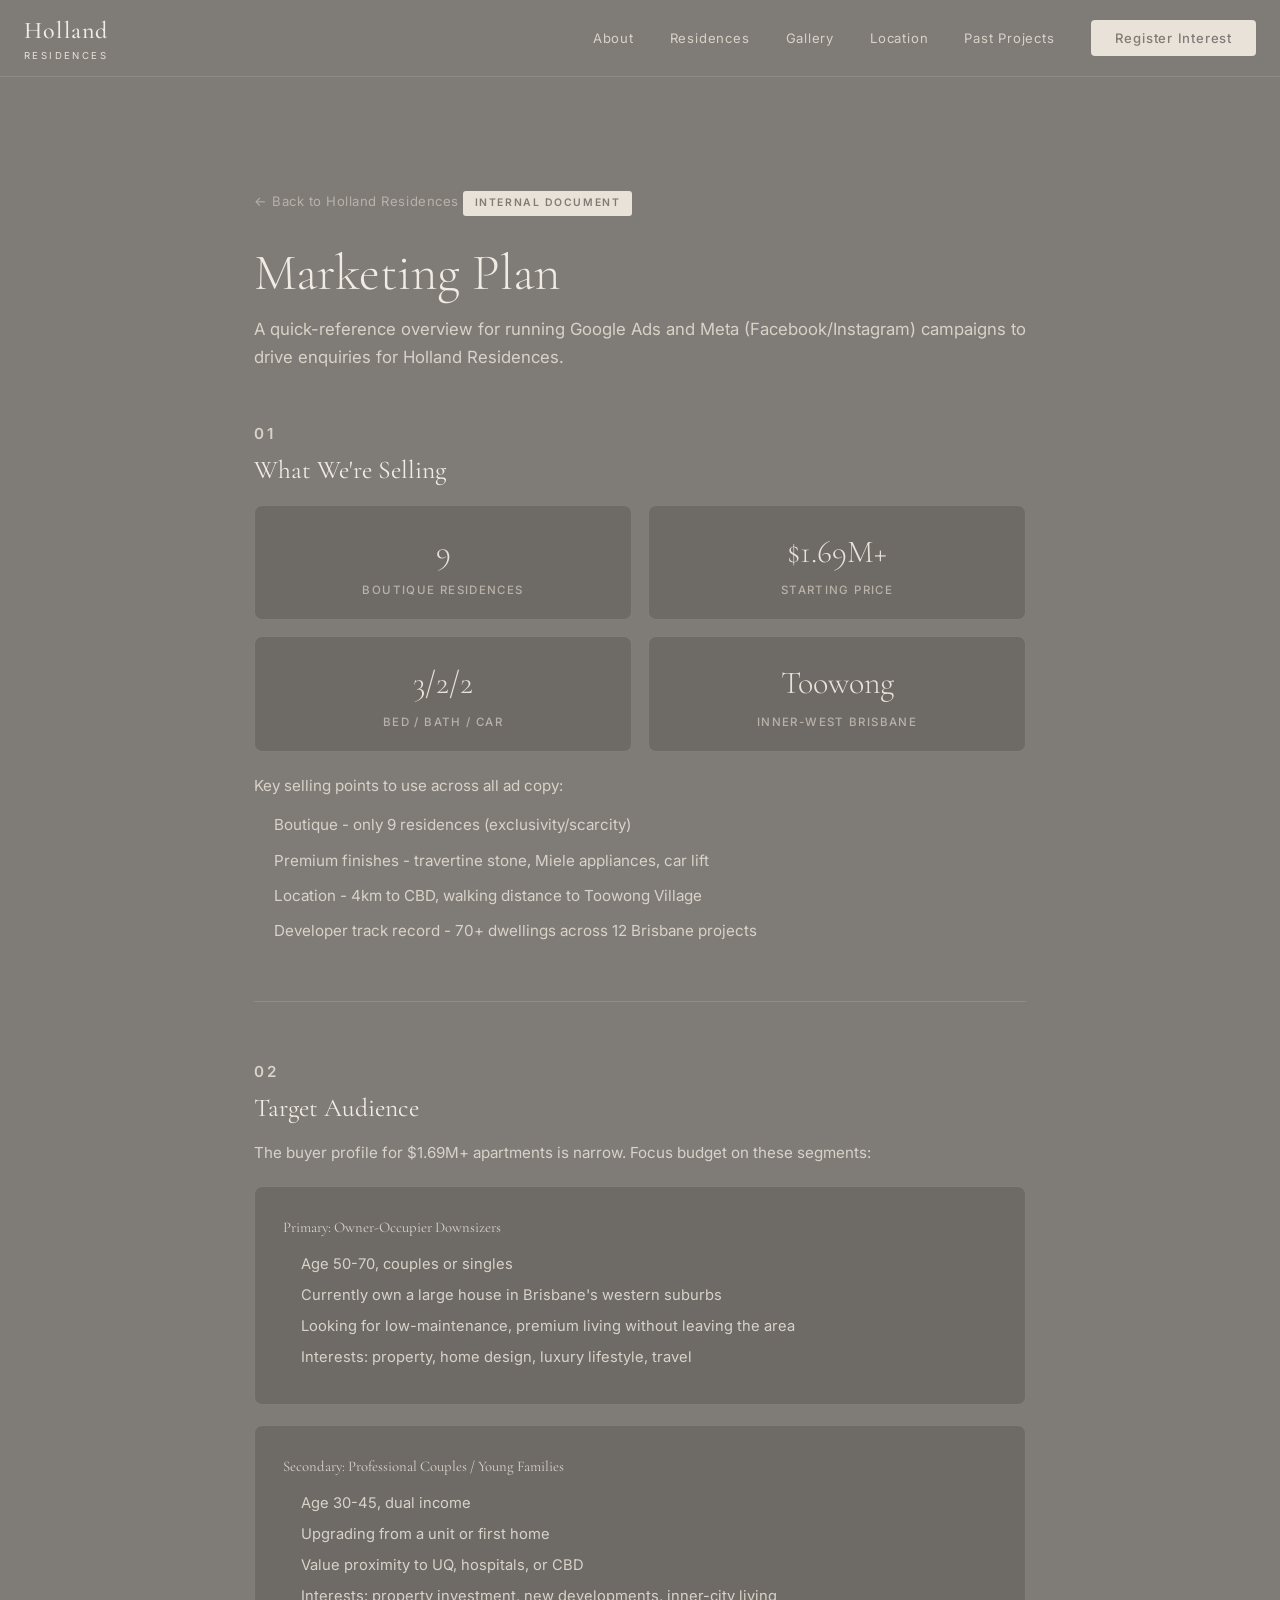
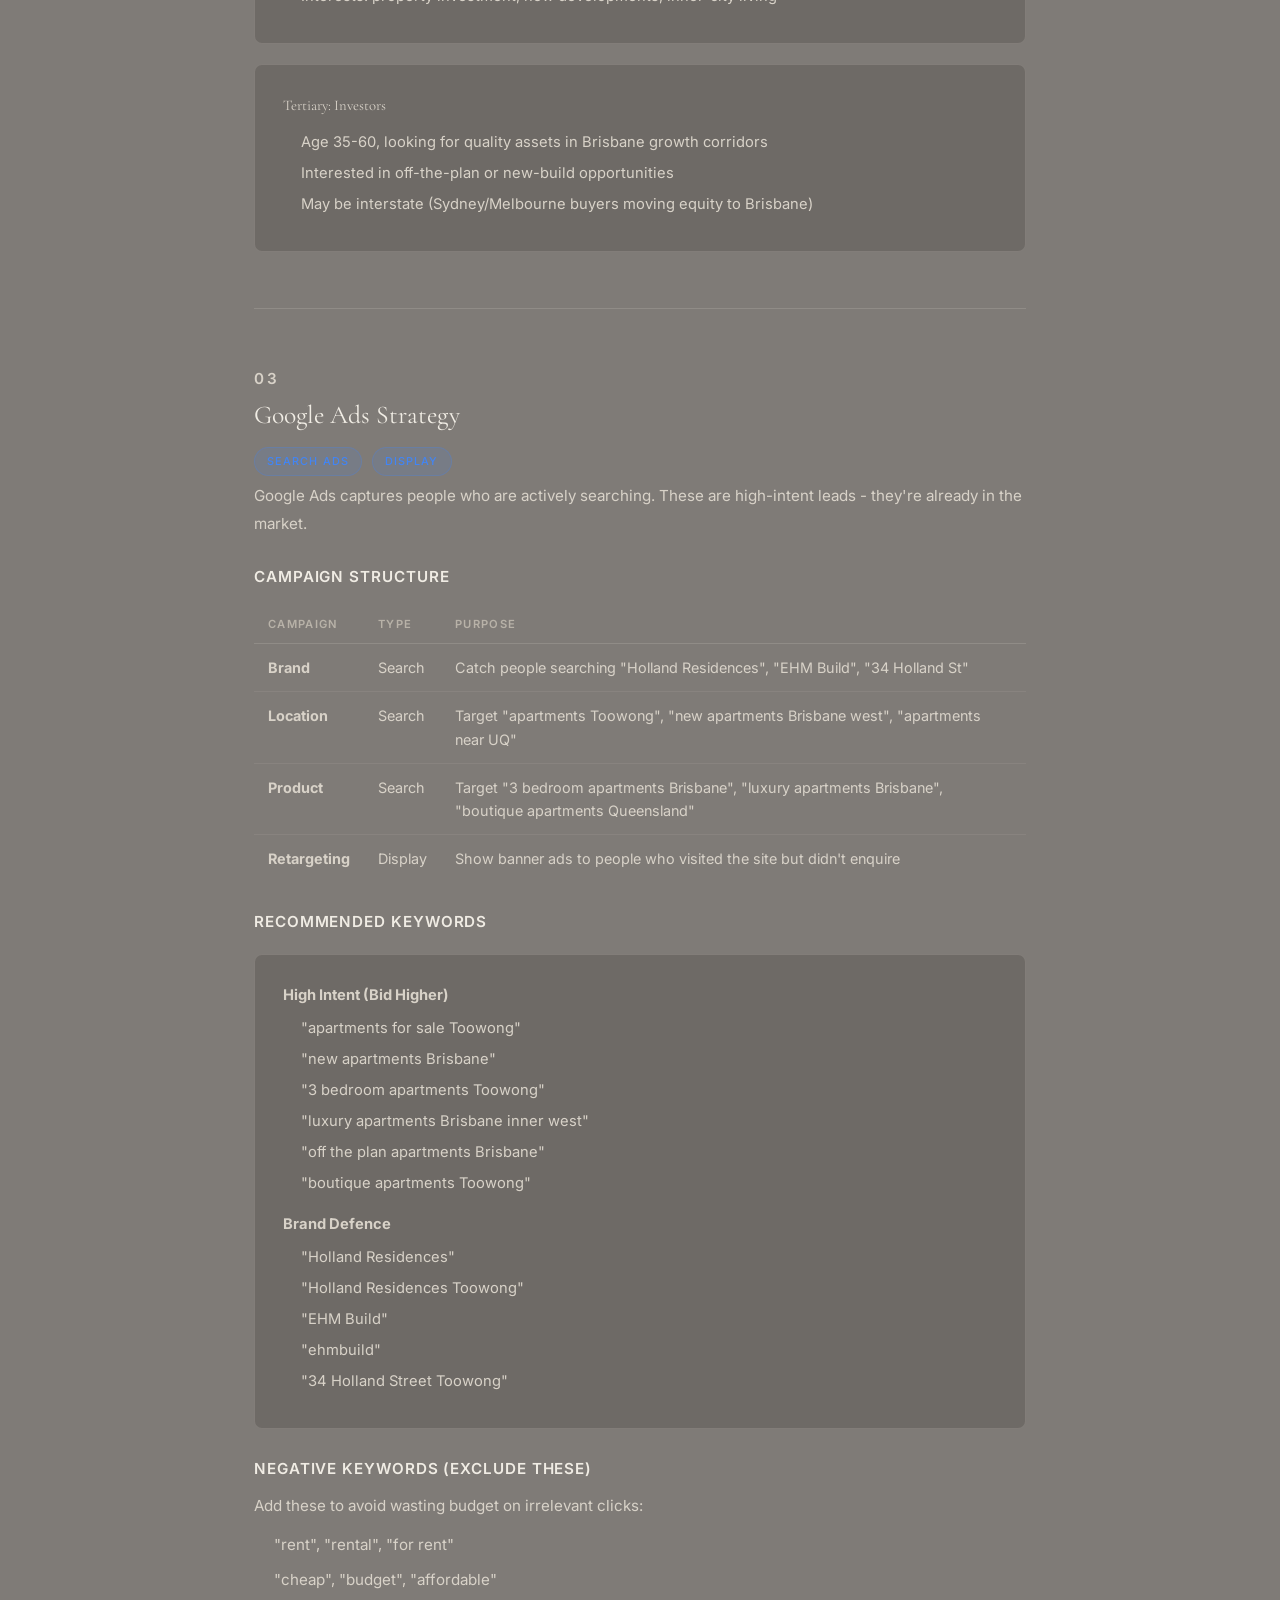
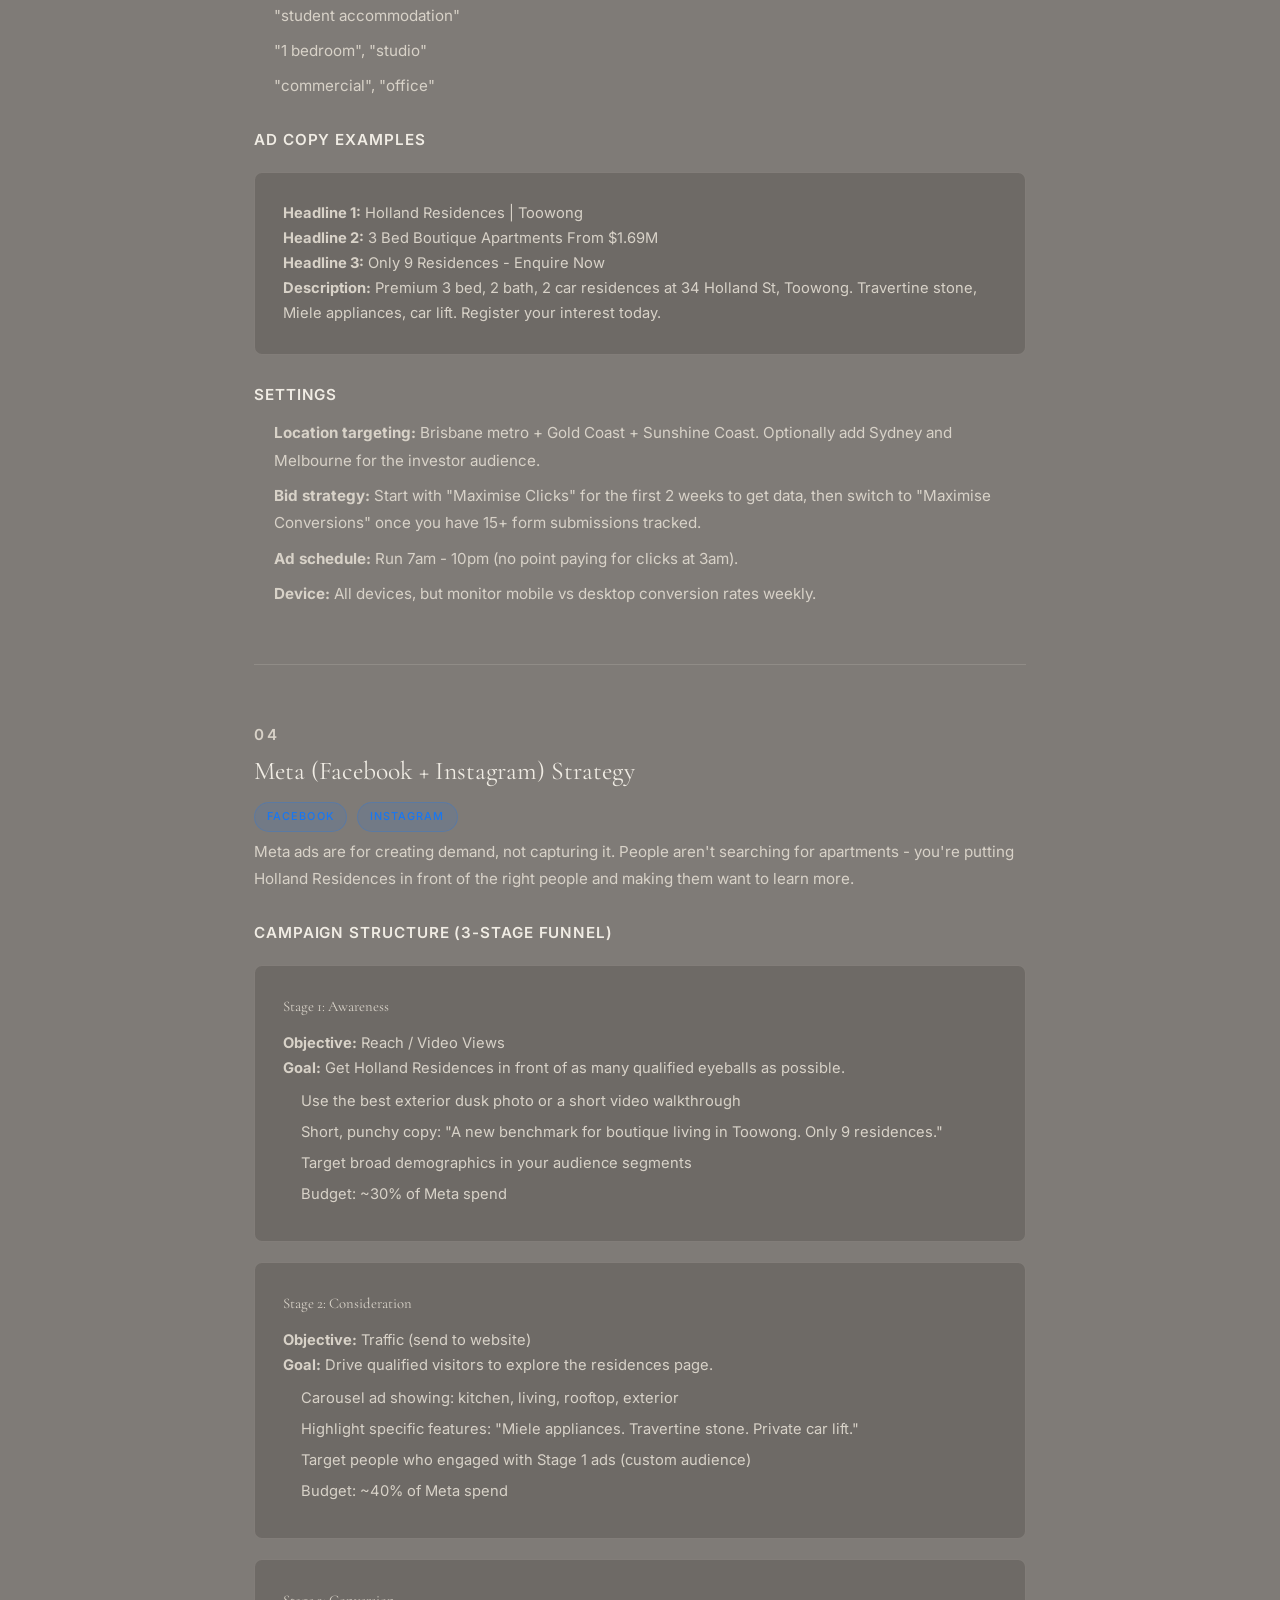
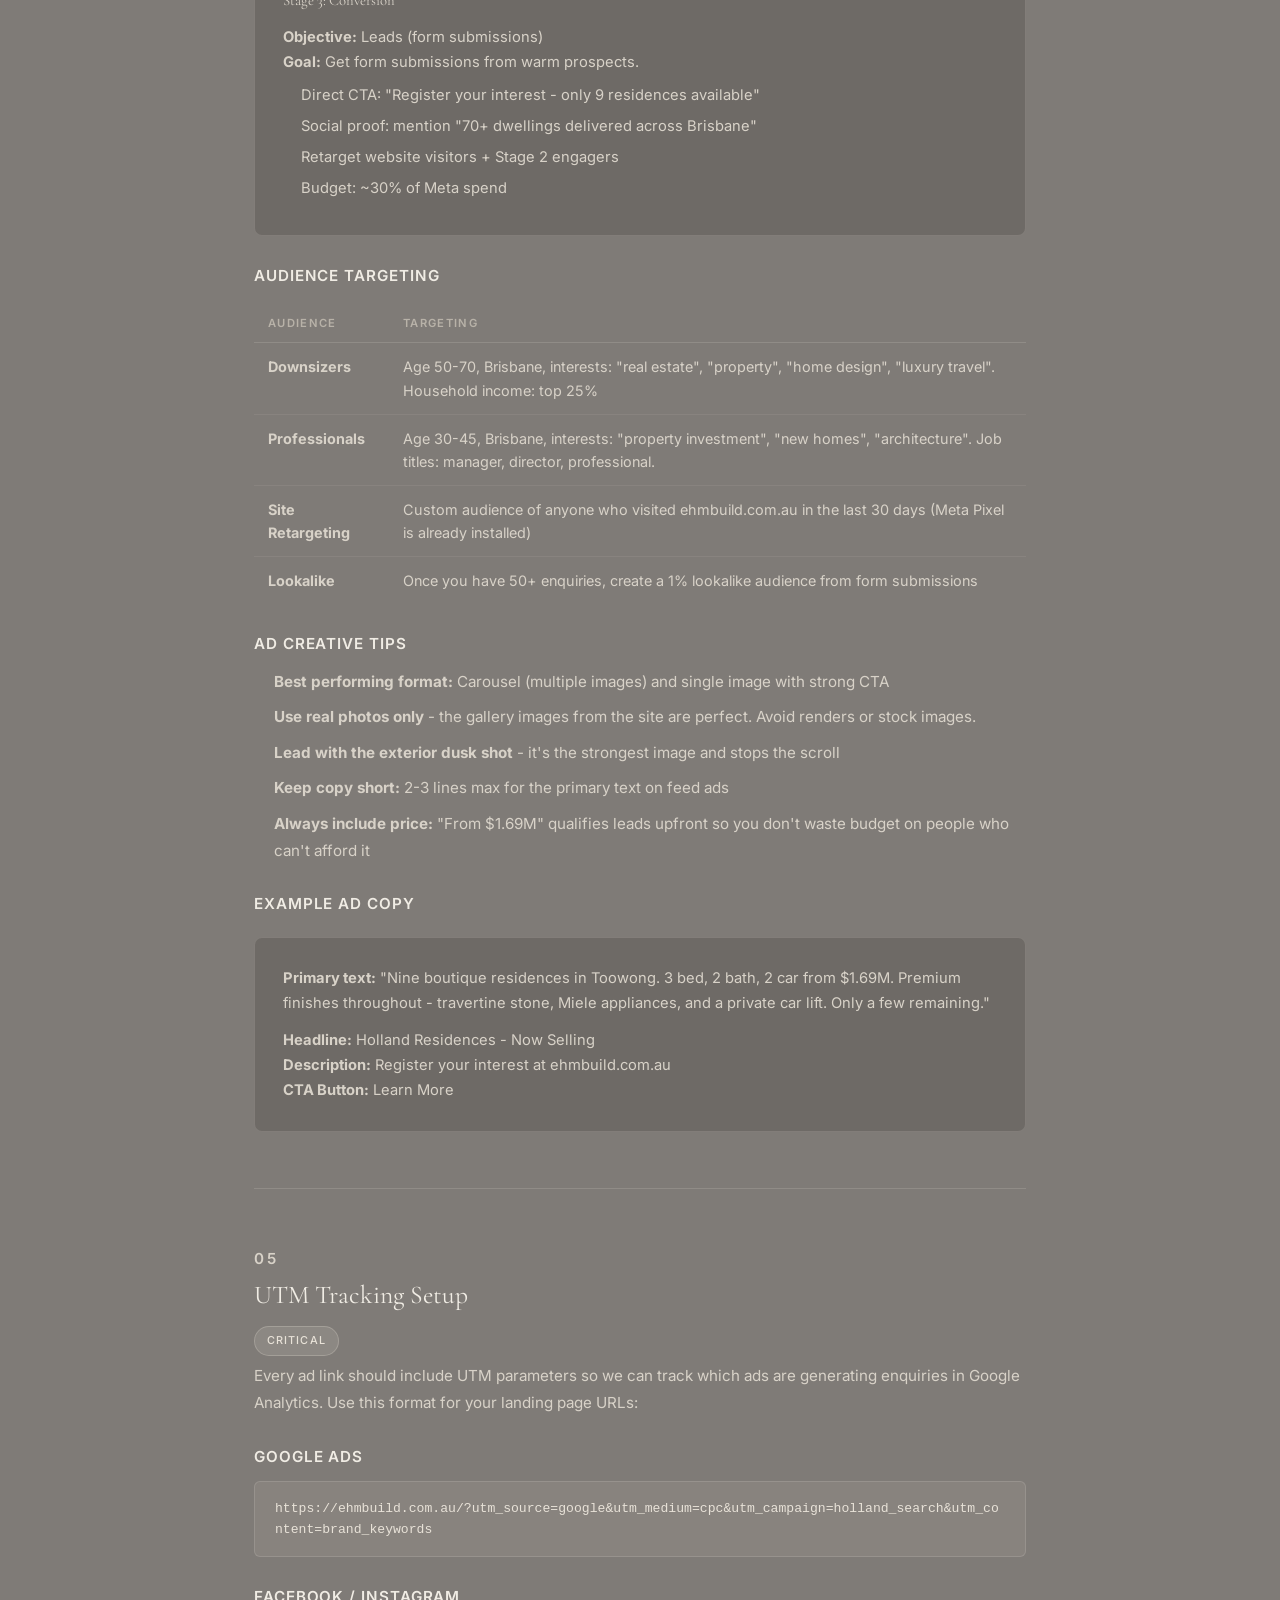
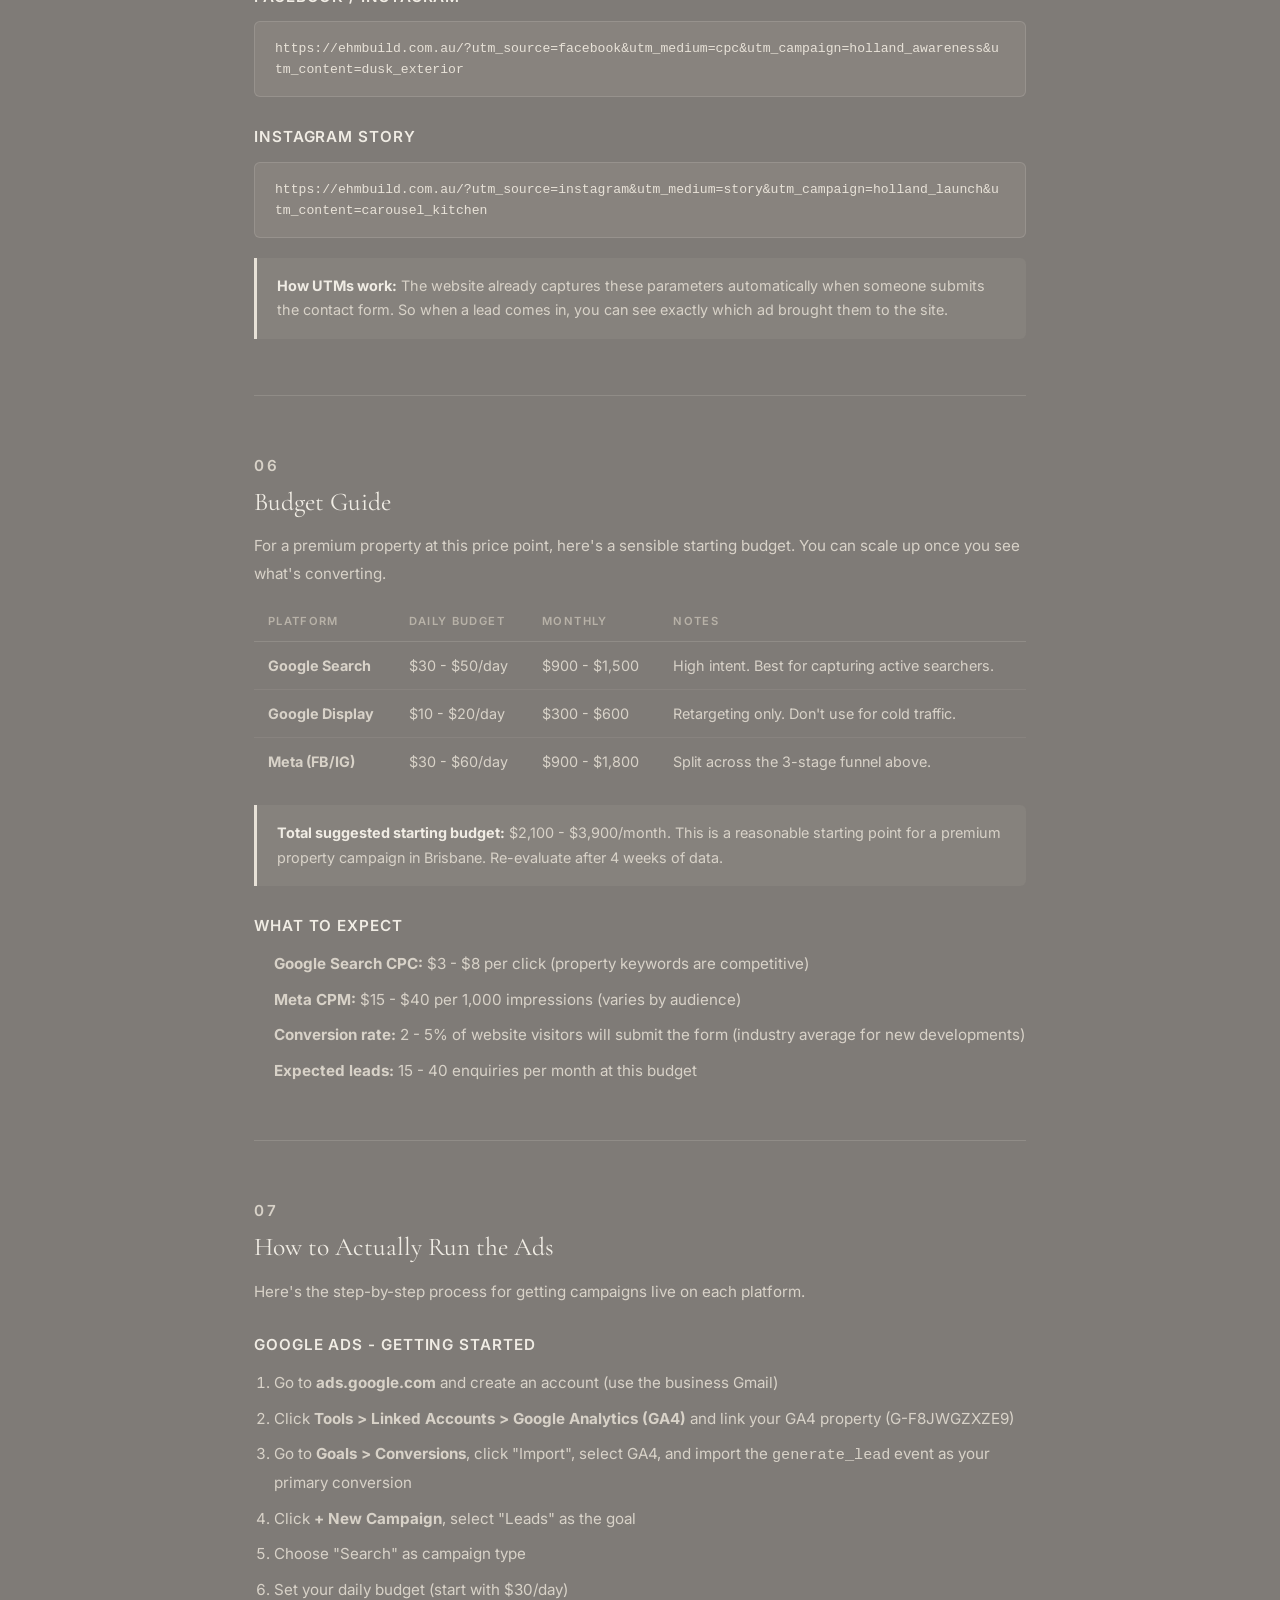
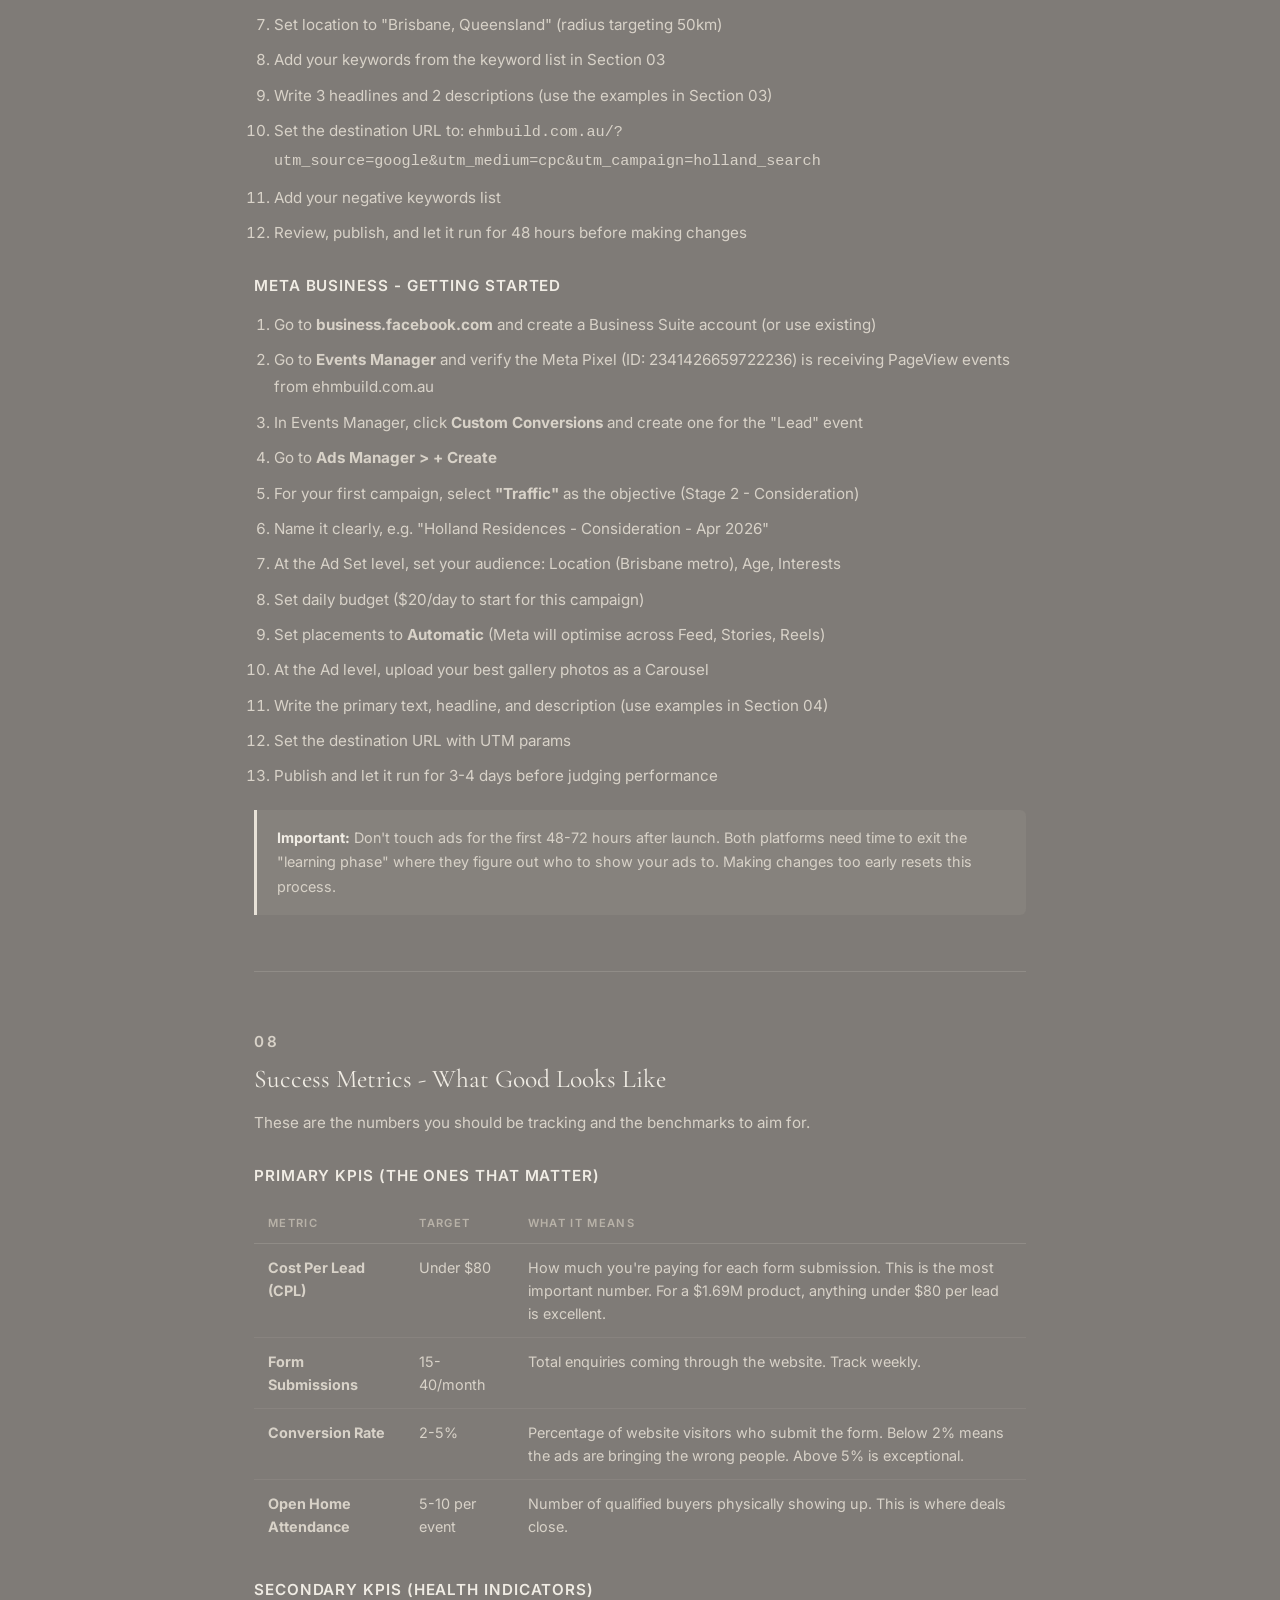
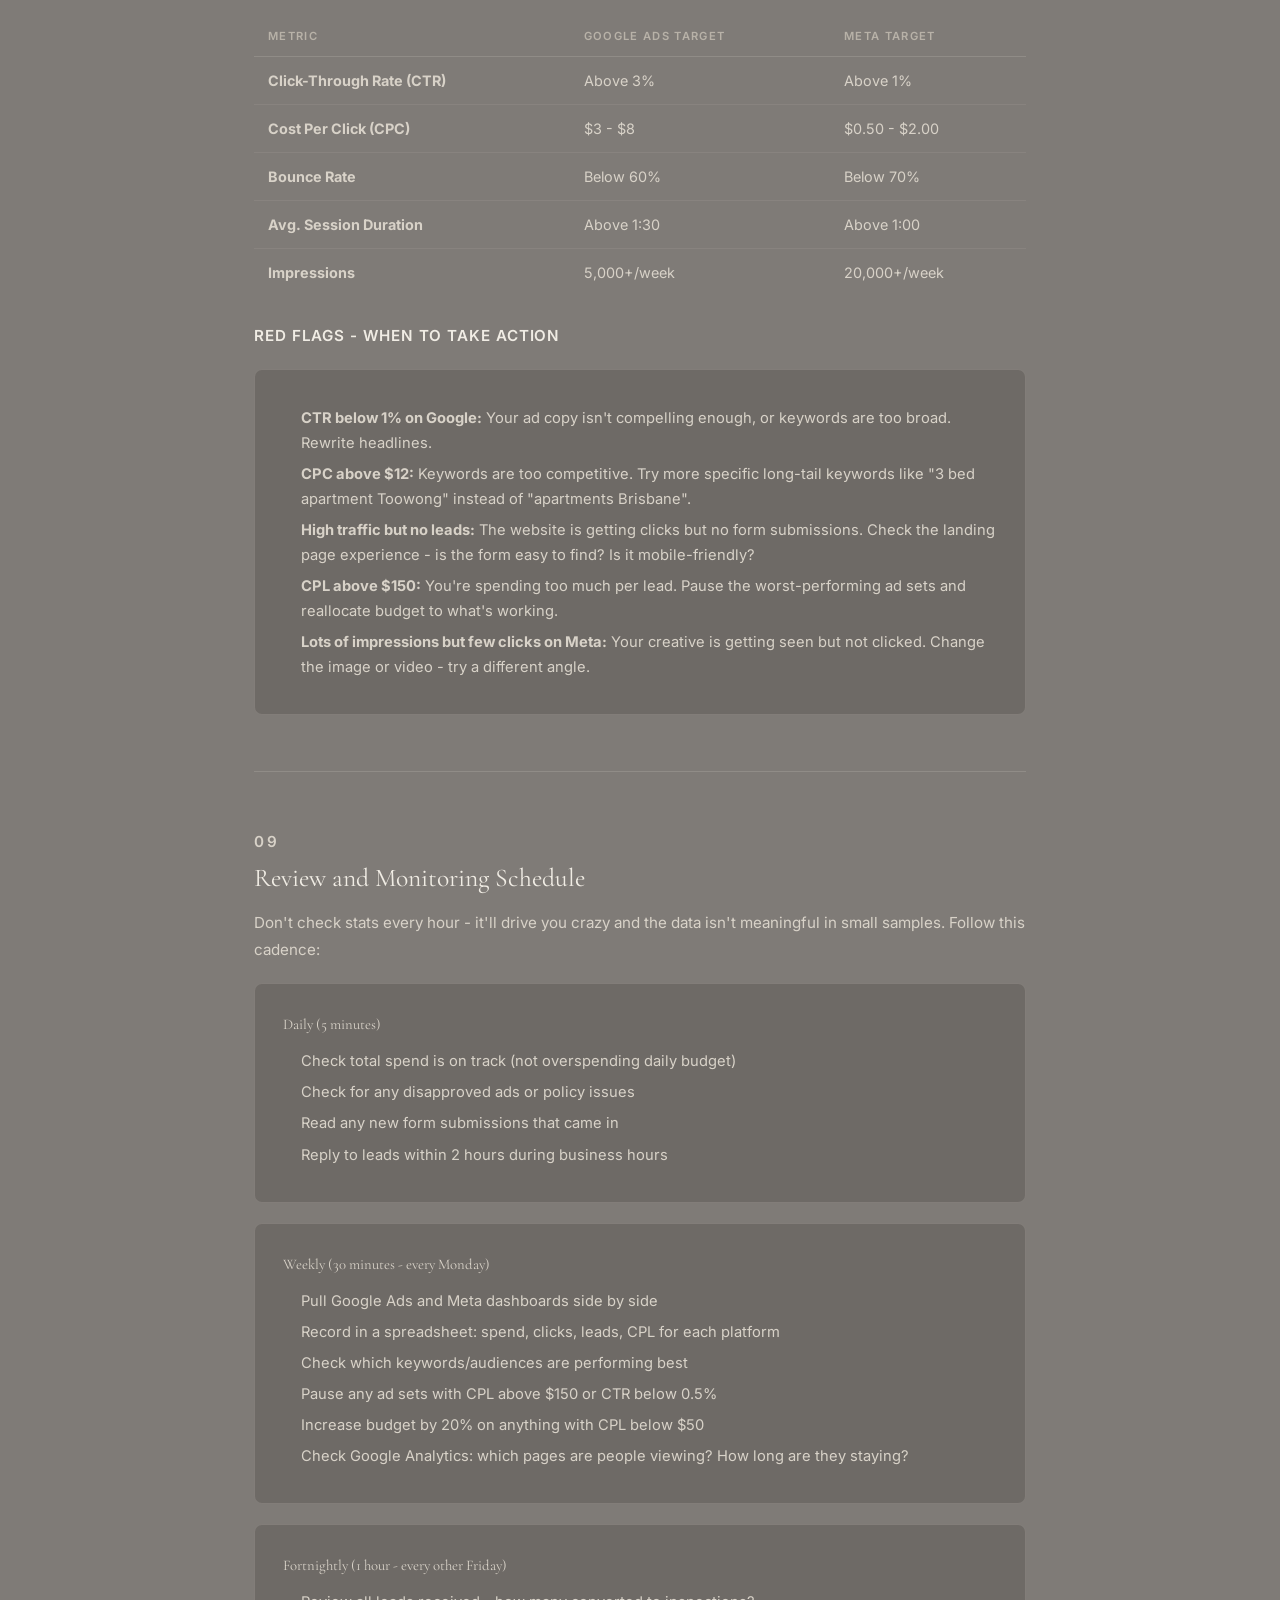
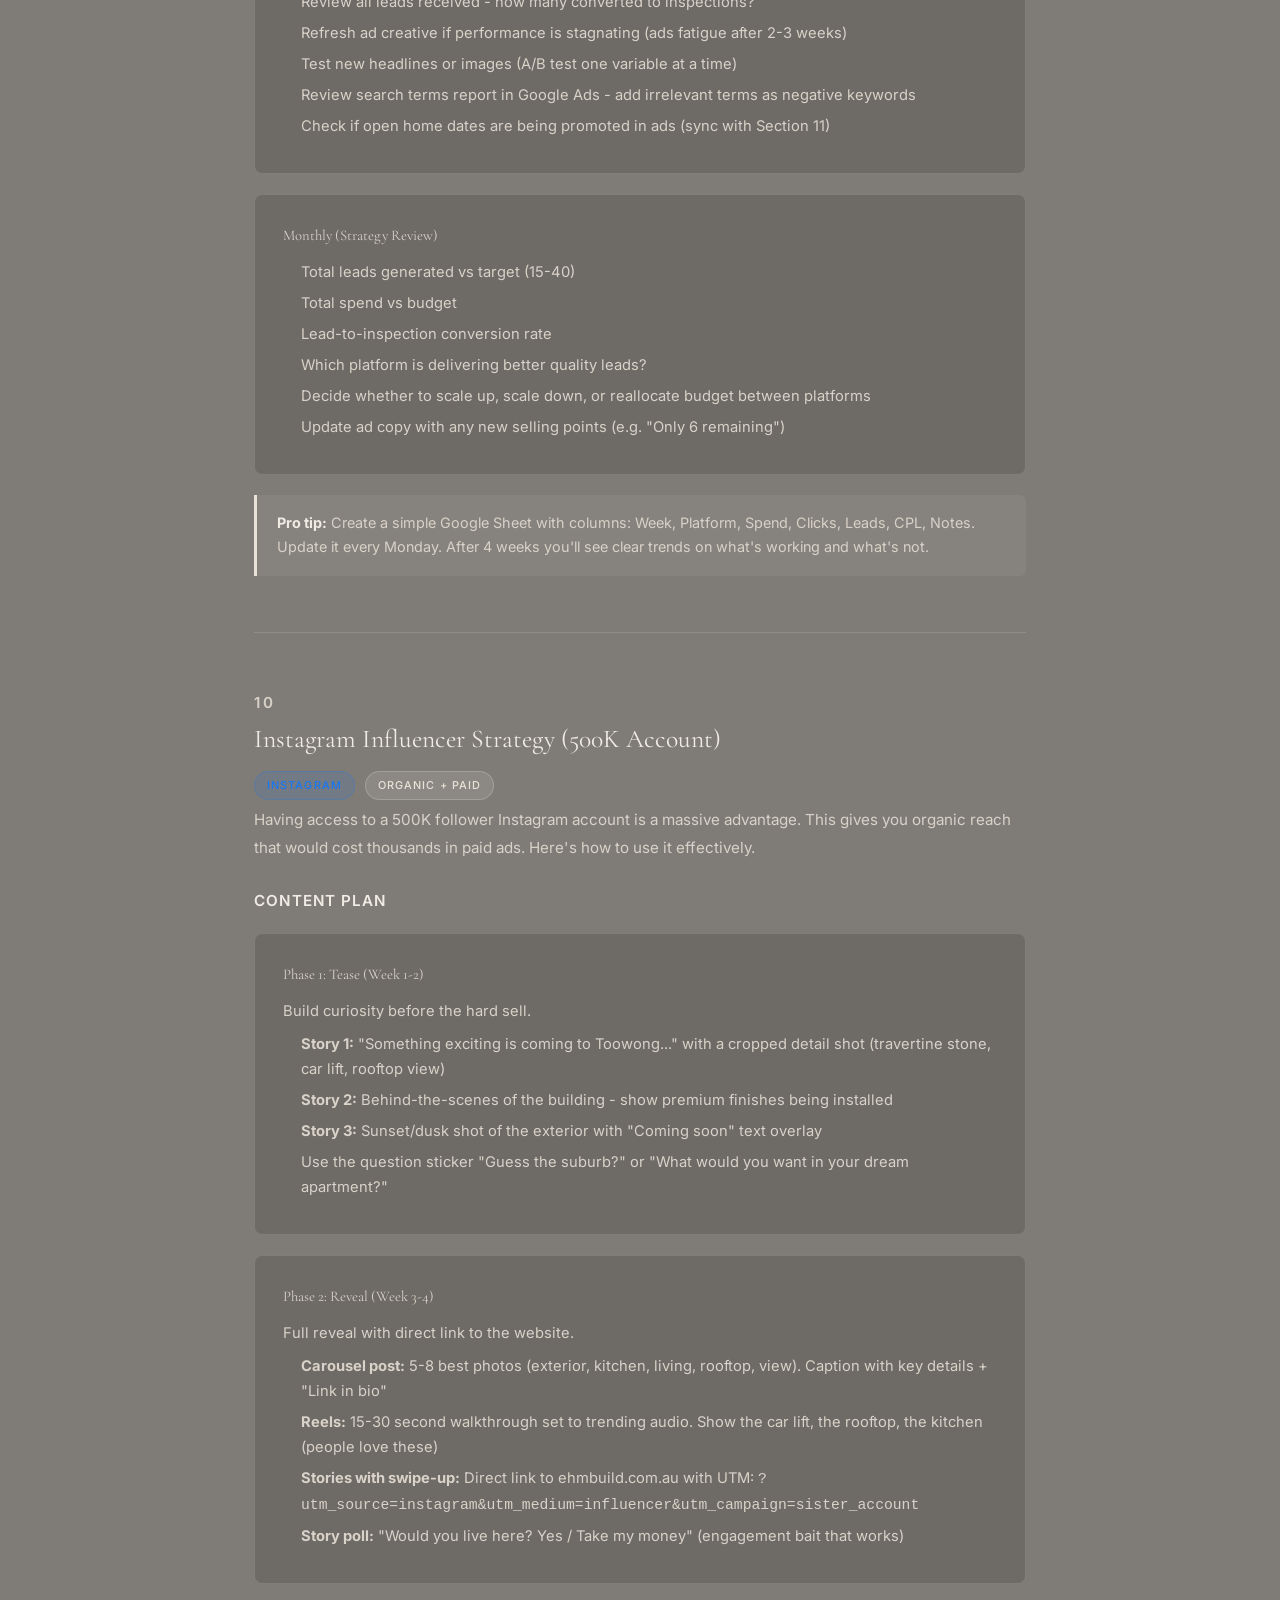
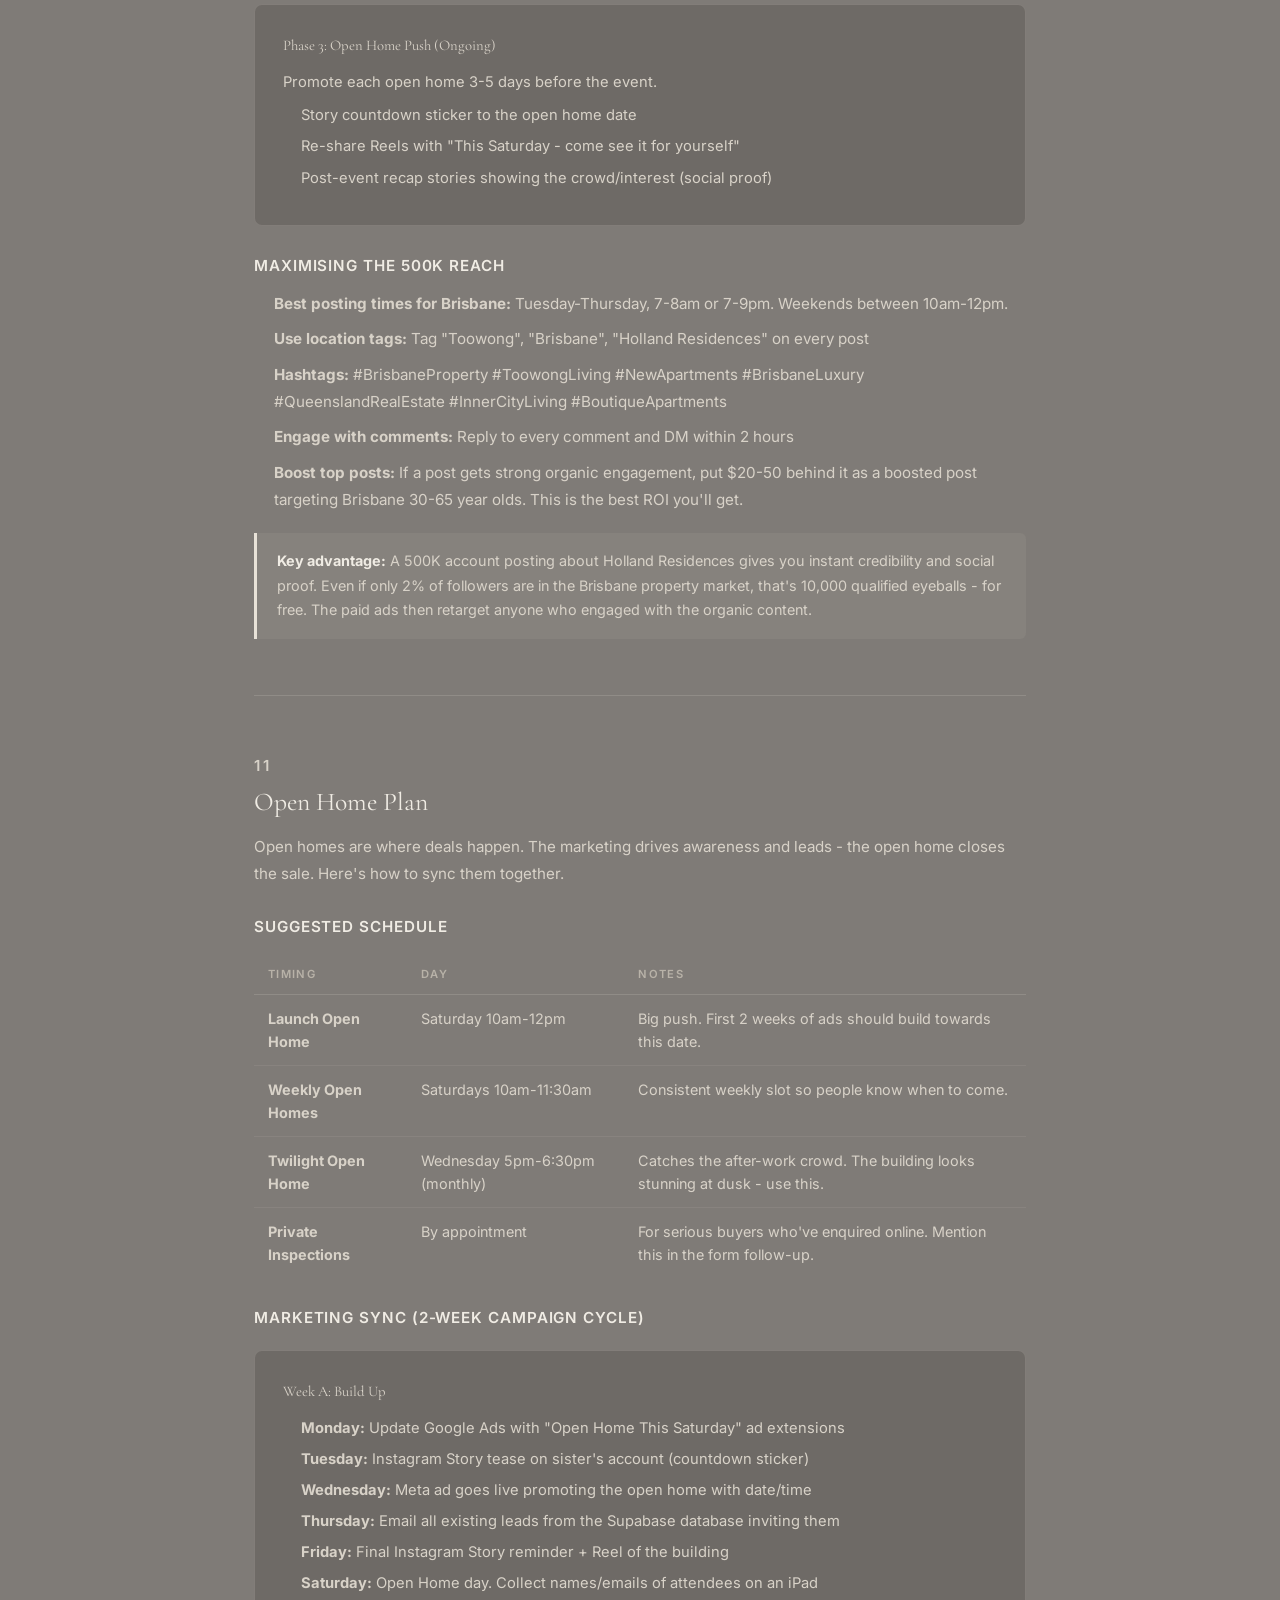
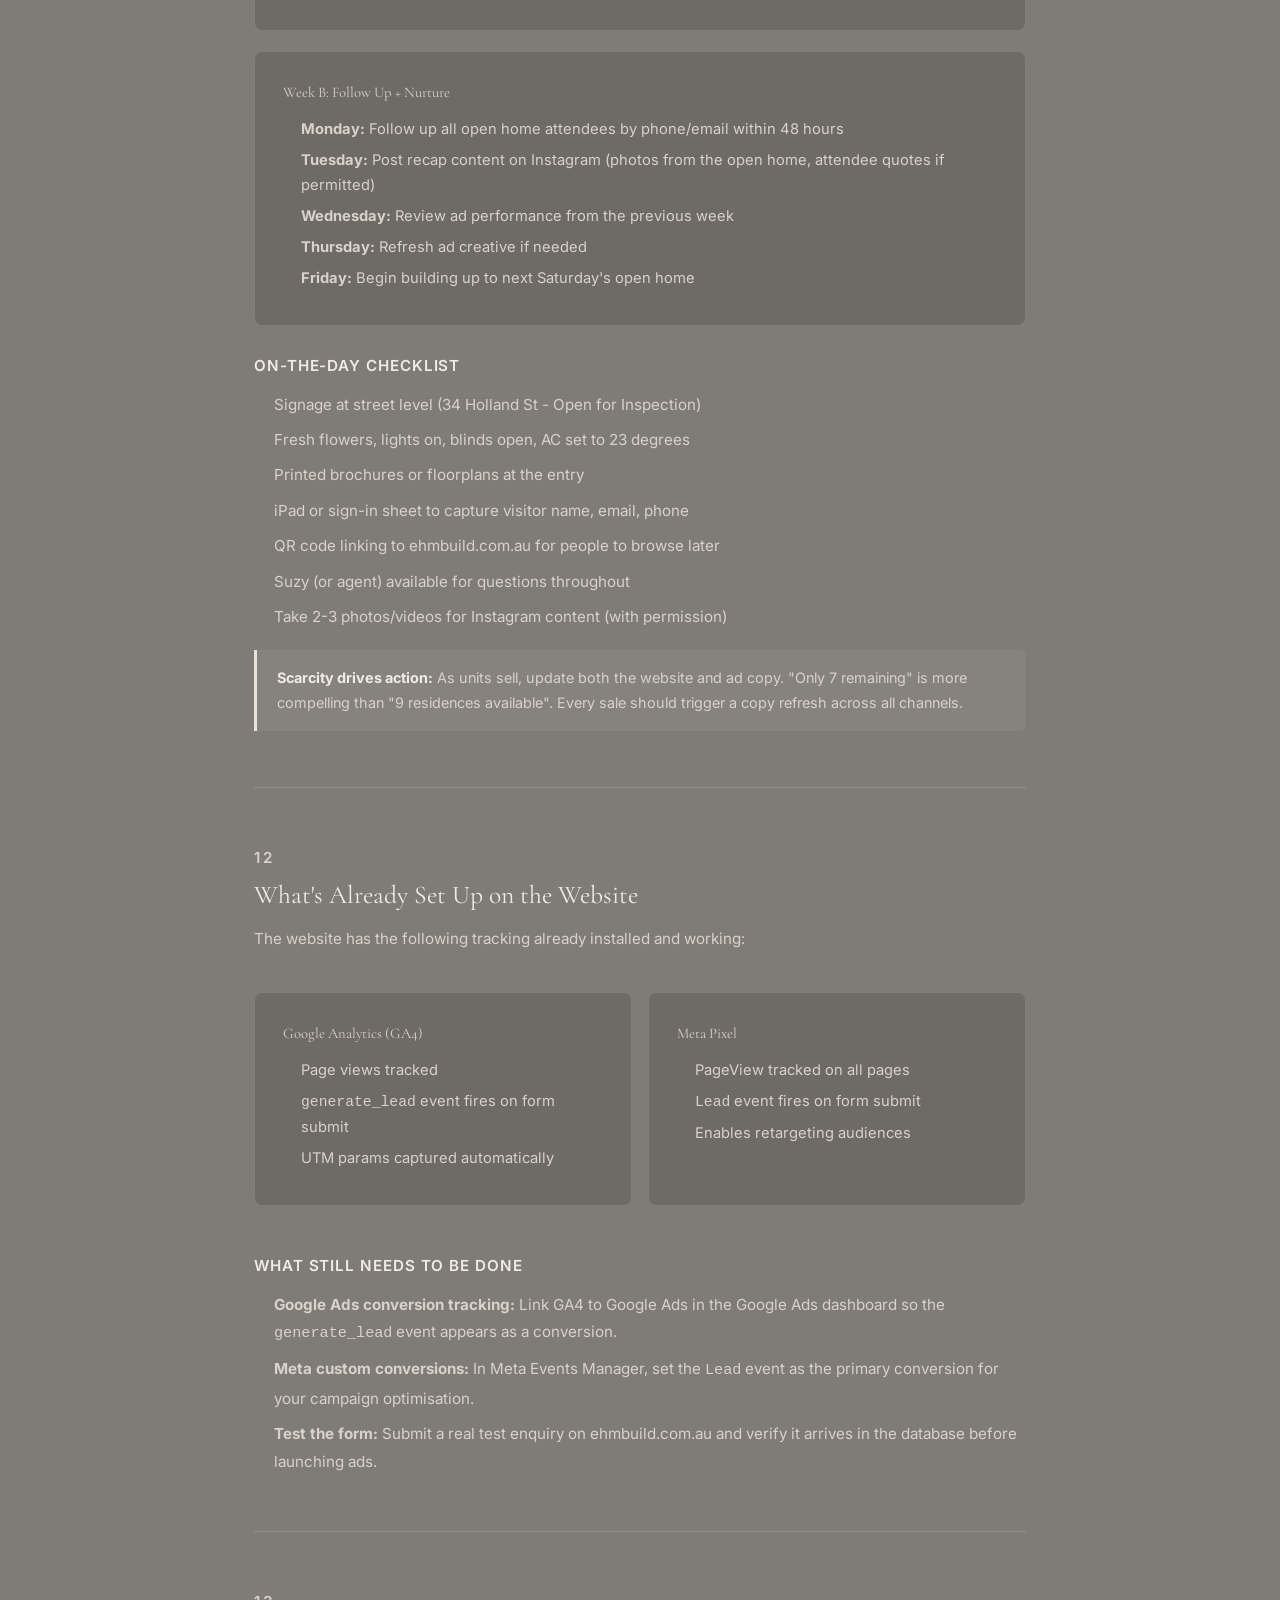
<file: marketing-plan.html>
<!DOCTYPE html>
<html lang="en">
<head>
    <meta charset="UTF-8">
    <meta name="viewport" content="width=device-width, initial-scale=1.0">
    <title>Marketing Plan - Holland Residences (Internal)</title>
    <meta name="robots" content="noindex, nofollow">
    <link rel="icon" type="image/svg+xml" href="/favicon.svg">
    <link rel="icon" type="image/png" sizes="32x32" href="/favicon-32.png">
    <link rel="preconnect" href="https://fonts.googleapis.com">
    <link rel="preconnect" href="https://fonts.gstatic.com" crossorigin>
    <link href="https://fonts.googleapis.com/css2?family=Cormorant+Garamond:wght@300;400;500&family=Inter:wght@300;400;500;600&display=swap" rel="stylesheet">
    <link rel="stylesheet" href="styles.css">
    <style>
        .mp-page {
            padding: calc(var(--section-pad) + 60px) 0 var(--section-pad);
        }

        .mp-container {
            max-width: 820px;
            margin: 0 auto;
            padding: 0 24px;
        }

        .mp-badge {
            display: inline-block;
            font-size: 0.65rem;
            font-weight: 600;
            text-transform: uppercase;
            letter-spacing: 0.15em;
            color: var(--bg-primary);
            background: var(--accent);
            padding: 4px 12px;
            border-radius: 3px;
            margin-bottom: 20px;
        }

        .mp-title {
            font-family: var(--font-heading);
            font-weight: 300;
            font-size: clamp(2rem, 4.5vw, 3.2rem);
            line-height: 1.15;
            color: var(--text-primary);
            margin-bottom: 12px;
        }

        .mp-subtitle {
            color: var(--text-secondary);
            font-size: 1.05rem;
            line-height: 1.7;
            margin-bottom: 48px;
        }

        .mp-section {
            margin-bottom: 56px;
        }

        .mp-section-num {
            font-size: 0.65rem;
            font-weight: 600;
            text-transform: uppercase;
            letter-spacing: 0.2em;
            color: var(--accent);
            margin-bottom: 8px;
        }

        .mp-section h2 {
            font-family: var(--font-heading);
            font-weight: 400;
            font-size: 1.6rem;
            color: var(--text-primary);
            margin-bottom: 16px;
        }

        .mp-section h3 {
            font-family: var(--font-body);
            font-weight: 600;
            font-size: 0.95rem;
            color: var(--text-primary);
            margin: 28px 0 10px;
            text-transform: uppercase;
            letter-spacing: 0.06em;
        }

        .mp-section p, .mp-section li {
            color: var(--text-secondary);
            font-size: 0.95rem;
            line-height: 1.8;
        }

        .mp-section ul, .mp-section ol {
            padding-left: 20px;
            margin: 12px 0;
        }

        .mp-section li {
            margin-bottom: 8px;
        }

        .mp-divider {
            border: none;
            border-top: 1px solid var(--border-light);
            margin: 56px 0;
        }

        .mp-card {
            background: var(--bg-card);
            border: 1px solid var(--border-light);
            border-radius: 8px;
            padding: 28px;
            margin: 20px 0;
        }

        .mp-card-title {
            font-family: var(--font-heading);
            font-weight: 400;
            font-size: 1.2rem;
            color: var(--text-primary);
            margin-bottom: 12px;
        }

        .mp-card p, .mp-card li {
            color: var(--text-secondary);
            font-size: 0.92rem;
            line-height: 1.7;
        }

        .mp-card ul {
            padding-left: 18px;
            margin: 8px 0 0;
        }

        .mp-card li {
            margin-bottom: 6px;
        }

        .mp-grid {
            display: grid;
            grid-template-columns: 1fr 1fr;
            gap: 16px;
            margin: 20px 0;
        }

        @media (max-width: 640px) {
            .mp-grid {
                grid-template-columns: 1fr;
            }
        }

        .mp-stat {
            background: var(--bg-card);
            border: 1px solid var(--border-light);
            border-radius: 8px;
            padding: 20px 24px;
            text-align: center;
        }

        .mp-stat-value {
            font-family: var(--font-heading);
            font-weight: 300;
            font-size: 2rem;
            color: var(--accent);
        }

        .mp-stat-label {
            font-size: 0.72rem;
            font-weight: 500;
            text-transform: uppercase;
            letter-spacing: 0.12em;
            color: var(--text-muted);
            margin-top: 4px;
        }

        .mp-code {
            background: rgba(232, 226, 216, 0.08);
            border: 1px solid var(--border-light);
            border-radius: 6px;
            padding: 16px 20px;
            font-family: 'SF Mono', 'Fira Code', monospace;
            font-size: 0.82rem;
            color: var(--accent);
            overflow-x: auto;
            margin: 12px 0;
            line-height: 1.6;
            word-break: break-all;
        }

        .mp-highlight {
            color: var(--accent);
            font-weight: 500;
        }

        .mp-tag {
            display: inline-block;
            font-size: 0.68rem;
            font-weight: 500;
            text-transform: uppercase;
            letter-spacing: 0.1em;
            padding: 4px 12px;
            border-radius: 20px;
            margin-right: 6px;
            margin-bottom: 6px;
        }

        .mp-tag-google {
            color: #4285f4;
            background: rgba(66, 133, 244, 0.12);
            border: 1px solid rgba(66, 133, 244, 0.25);
        }

        .mp-tag-meta {
            color: #1877f2;
            background: rgba(24, 119, 242, 0.12);
            border: 1px solid rgba(24, 119, 242, 0.25);
        }

        .mp-tag-both {
            color: var(--accent);
            background: rgba(232, 226, 216, 0.12);
            border: 1px solid rgba(232, 226, 216, 0.25);
        }

        .mp-table {
            width: 100%;
            border-collapse: collapse;
            margin: 16px 0;
            font-size: 0.9rem;
        }

        .mp-table th {
            text-align: left;
            font-size: 0.7rem;
            font-weight: 600;
            text-transform: uppercase;
            letter-spacing: 0.12em;
            color: var(--text-muted);
            padding: 10px 14px;
            border-bottom: 1px solid var(--border-light);
        }

        .mp-table td {
            padding: 12px 14px;
            color: var(--text-secondary);
            border-bottom: 1px solid rgba(232, 226, 216, 0.08);
            vertical-align: top;
        }

        .mp-table tr:last-child td {
            border-bottom: none;
        }

        .mp-note {
            background: rgba(232, 226, 216, 0.06);
            border-left: 3px solid var(--accent);
            padding: 16px 20px;
            margin: 20px 0;
            border-radius: 0 6px 6px 0;
        }

        .mp-note p {
            color: var(--text-secondary);
            font-size: 0.9rem;
            line-height: 1.7;
            margin: 0;
        }

        .mp-note strong {
            color: var(--text-primary);
        }

        .mp-back {
            display: inline-flex;
            align-items: center;
            gap: 8px;
            font-size: 0.82rem;
            color: var(--text-muted);
            letter-spacing: 0.04em;
            margin-bottom: 32px;
            transition: color 0.3s ease;
        }

        .mp-back:hover {
            color: var(--text-primary);
        }

        .mp-footer {
            text-align: center;
            padding: 40px 0 0;
            margin-top: 40px;
            border-top: 1px solid var(--border-light);
        }

        .mp-footer p {
            color: var(--text-muted);
            font-size: 0.8rem;
        }
    </style>
</head>
<body>

    <!-- Navigation -->
    <nav class="nav scrolled" id="nav">
        <div class="nav-inner">
            <a href="/" class="nav-logo">Holland<span>Residences</span></a>
            <button class="nav-toggle" id="navToggle" aria-label="Toggle menu">
                <span></span><span></span><span></span>
            </button>
            <ul class="nav-links" id="navLinks">
                <li><a href="/#about">About</a></li>
                <li><a href="/#residences">Residences</a></li>
                <li><a href="/#gallery">Gallery</a></li>
                <li><a href="/#location">Location</a></li>
                <li><a href="/past-projects.html">Past Projects</a></li>
                <li><a href="/#contact" class="nav-cta">Register Interest</a></li>
            </ul>
        </div>
    </nav>

    <div class="mp-page">
        <div class="mp-container">

            <a href="/" class="mp-back">← Back to Holland Residences</a>

            <span class="mp-badge">Internal Document</span>
            <h1 class="mp-title">Marketing Plan</h1>
            <p class="mp-subtitle">A quick-reference overview for running Google Ads and Meta (Facebook/Instagram) campaigns to drive enquiries for Holland Residences.</p>

            <!-- ============================================ -->
            <!-- THE PRODUCT -->
            <!-- ============================================ -->
            <div class="mp-section">
                <p class="mp-section-num">01</p>
                <h2>What We're Selling</h2>
                <div class="mp-grid">
                    <div class="mp-stat">
                        <div class="mp-stat-value">9</div>
                        <div class="mp-stat-label">Boutique Residences</div>
                    </div>
                    <div class="mp-stat">
                        <div class="mp-stat-value">$1.69M+</div>
                        <div class="mp-stat-label">Starting Price</div>
                    </div>
                    <div class="mp-stat">
                        <div class="mp-stat-value">3/2/2</div>
                        <div class="mp-stat-label">Bed / Bath / Car</div>
                    </div>
                    <div class="mp-stat">
                        <div class="mp-stat-value">Toowong</div>
                        <div class="mp-stat-label">Inner-West Brisbane</div>
                    </div>
                </div>
                <p>Key selling points to use across all ad copy:</p>
                <ul>
                    <li>Boutique - only 9 residences (exclusivity/scarcity)</li>
                    <li>Premium finishes - travertine stone, Miele appliances, car lift</li>
                    <li>Location - 4km to CBD, walking distance to Toowong Village</li>
                    <li>Developer track record - 70+ dwellings across 12 Brisbane projects</li>
                </ul>
            </div>

            <hr class="mp-divider">

            <!-- ============================================ -->
            <!-- TARGET AUDIENCE -->
            <!-- ============================================ -->
            <div class="mp-section">
                <p class="mp-section-num">02</p>
                <h2>Target Audience</h2>
                <p>The buyer profile for $1.69M+ apartments is narrow. Focus budget on these segments:</p>

                <div class="mp-card">
                    <p class="mp-card-title">Primary: Owner-Occupier Downsizers</p>
                    <ul>
                        <li>Age 50-70, couples or singles</li>
                        <li>Currently own a large house in Brisbane's western suburbs</li>
                        <li>Looking for low-maintenance, premium living without leaving the area</li>
                        <li>Interests: property, home design, luxury lifestyle, travel</li>
                    </ul>
                </div>

                <div class="mp-card">
                    <p class="mp-card-title">Secondary: Professional Couples / Young Families</p>
                    <ul>
                        <li>Age 30-45, dual income</li>
                        <li>Upgrading from a unit or first home</li>
                        <li>Value proximity to UQ, hospitals, or CBD</li>
                        <li>Interests: property investment, new developments, inner-city living</li>
                    </ul>
                </div>

                <div class="mp-card">
                    <p class="mp-card-title">Tertiary: Investors</p>
                    <ul>
                        <li>Age 35-60, looking for quality assets in Brisbane growth corridors</li>
                        <li>Interested in off-the-plan or new-build opportunities</li>
                        <li>May be interstate (Sydney/Melbourne buyers moving equity to Brisbane)</li>
                    </ul>
                </div>
            </div>

            <hr class="mp-divider">

            <!-- ============================================ -->
            <!-- GOOGLE ADS -->
            <!-- ============================================ -->
            <div class="mp-section">
                <p class="mp-section-num">03</p>
                <h2>Google Ads Strategy</h2>
                <p><span class="mp-tag mp-tag-google">Search Ads</span> <span class="mp-tag mp-tag-google">Display</span></p>
                <p>Google Ads captures people who are actively searching. These are high-intent leads - they're already in the market.</p>

                <h3>Campaign Structure</h3>
                <table class="mp-table">
                    <thead>
                        <tr>
                            <th>Campaign</th>
                            <th>Type</th>
                            <th>Purpose</th>
                        </tr>
                    </thead>
                    <tbody>
                        <tr>
                            <td><strong>Brand</strong></td>
                            <td>Search</td>
                            <td>Catch people searching "Holland Residences", "EHM Build", "34 Holland St"</td>
                        </tr>
                        <tr>
                            <td><strong>Location</strong></td>
                            <td>Search</td>
                            <td>Target "apartments Toowong", "new apartments Brisbane west", "apartments near UQ"</td>
                        </tr>
                        <tr>
                            <td><strong>Product</strong></td>
                            <td>Search</td>
                            <td>Target "3 bedroom apartments Brisbane", "luxury apartments Brisbane", "boutique apartments Queensland"</td>
                        </tr>
                        <tr>
                            <td><strong>Retargeting</strong></td>
                            <td>Display</td>
                            <td>Show banner ads to people who visited the site but didn't enquire</td>
                        </tr>
                    </tbody>
                </table>

                <h3>Recommended Keywords</h3>
                <div class="mp-card">
                    <p><strong>High Intent (Bid Higher)</strong></p>
                    <ul>
                        <li>"apartments for sale Toowong"</li>
                        <li>"new apartments Brisbane"</li>
                        <li>"3 bedroom apartments Toowong"</li>
                        <li>"luxury apartments Brisbane inner west"</li>
                        <li>"off the plan apartments Brisbane"</li>
                        <li>"boutique apartments Toowong"</li>
                    </ul>
                    <p style="margin-top: 16px;"><strong>Brand Defence</strong></p>
                    <ul>
                        <li>"Holland Residences"</li>
                        <li>"Holland Residences Toowong"</li>
                        <li>"EHM Build"</li>
                        <li>"ehmbuild"</li>
                        <li>"34 Holland Street Toowong"</li>
                    </ul>
                </div>

                <h3>Negative Keywords (Exclude These)</h3>
                <p>Add these to avoid wasting budget on irrelevant clicks:</p>
                <ul>
                    <li>"rent", "rental", "for rent"</li>
                    <li>"cheap", "budget", "affordable"</li>
                    <li>"student accommodation"</li>
                    <li>"1 bedroom", "studio"</li>
                    <li>"commercial", "office"</li>
                </ul>

                <h3>Ad Copy Examples</h3>
                <div class="mp-card">
                    <p><strong>Headline 1:</strong> Holland Residences | Toowong</p>
                    <p><strong>Headline 2:</strong> 3 Bed Boutique Apartments From $1.69M</p>
                    <p><strong>Headline 3:</strong> Only 9 Residences - Enquire Now</p>
                    <p><strong>Description:</strong> Premium 3 bed, 2 bath, 2 car residences at 34 Holland St, Toowong. Travertine stone, Miele appliances, car lift. Register your interest today.</p>
                </div>

                <h3>Settings</h3>
                <ul>
                    <li><strong>Location targeting:</strong> Brisbane metro + Gold Coast + Sunshine Coast. Optionally add Sydney and Melbourne for the investor audience.</li>
                    <li><strong>Bid strategy:</strong> Start with "Maximise Clicks" for the first 2 weeks to get data, then switch to "Maximise Conversions" once you have 15+ form submissions tracked.</li>
                    <li><strong>Ad schedule:</strong> Run 7am - 10pm (no point paying for clicks at 3am).</li>
                    <li><strong>Device:</strong> All devices, but monitor mobile vs desktop conversion rates weekly.</li>
                </ul>
            </div>

            <hr class="mp-divider">

            <!-- ============================================ -->
            <!-- META ADS -->
            <!-- ============================================ -->
            <div class="mp-section">
                <p class="mp-section-num">04</p>
                <h2>Meta (Facebook + Instagram) Strategy</h2>
                <p><span class="mp-tag mp-tag-meta">Facebook</span> <span class="mp-tag mp-tag-meta">Instagram</span></p>
                <p>Meta ads are for creating demand, not capturing it. People aren't searching for apartments - you're putting Holland Residences in front of the right people and making them want to learn more.</p>

                <h3>Campaign Structure (3-Stage Funnel)</h3>

                <div class="mp-card">
                    <p class="mp-card-title">Stage 1: Awareness</p>
                    <p><strong>Objective:</strong> Reach / Video Views</p>
                    <p><strong>Goal:</strong> Get Holland Residences in front of as many qualified eyeballs as possible.</p>
                    <ul>
                        <li>Use the best exterior dusk photo or a short video walkthrough</li>
                        <li>Short, punchy copy: "A new benchmark for boutique living in Toowong. Only 9 residences."</li>
                        <li>Target broad demographics in your audience segments</li>
                        <li>Budget: ~30% of Meta spend</li>
                    </ul>
                </div>

                <div class="mp-card">
                    <p class="mp-card-title">Stage 2: Consideration</p>
                    <p><strong>Objective:</strong> Traffic (send to website)</p>
                    <p><strong>Goal:</strong> Drive qualified visitors to explore the residences page.</p>
                    <ul>
                        <li>Carousel ad showing: kitchen, living, rooftop, exterior</li>
                        <li>Highlight specific features: "Miele appliances. Travertine stone. Private car lift."</li>
                        <li>Target people who engaged with Stage 1 ads (custom audience)</li>
                        <li>Budget: ~40% of Meta spend</li>
                    </ul>
                </div>

                <div class="mp-card">
                    <p class="mp-card-title">Stage 3: Conversion</p>
                    <p><strong>Objective:</strong> Leads (form submissions)</p>
                    <p><strong>Goal:</strong> Get form submissions from warm prospects.</p>
                    <ul>
                        <li>Direct CTA: "Register your interest - only 9 residences available"</li>
                        <li>Social proof: mention "70+ dwellings delivered across Brisbane"</li>
                        <li>Retarget website visitors + Stage 2 engagers</li>
                        <li>Budget: ~30% of Meta spend</li>
                    </ul>
                </div>

                <h3>Audience Targeting</h3>
                <table class="mp-table">
                    <thead>
                        <tr>
                            <th>Audience</th>
                            <th>Targeting</th>
                        </tr>
                    </thead>
                    <tbody>
                        <tr>
                            <td><strong>Downsizers</strong></td>
                            <td>Age 50-70, Brisbane, interests: "real estate", "property", "home design", "luxury travel". Household income: top 25%</td>
                        </tr>
                        <tr>
                            <td><strong>Professionals</strong></td>
                            <td>Age 30-45, Brisbane, interests: "property investment", "new homes", "architecture". Job titles: manager, director, professional.</td>
                        </tr>
                        <tr>
                            <td><strong>Site Retargeting</strong></td>
                            <td>Custom audience of anyone who visited ehmbuild.com.au in the last 30 days (Meta Pixel is already installed)</td>
                        </tr>
                        <tr>
                            <td><strong>Lookalike</strong></td>
                            <td>Once you have 50+ enquiries, create a 1% lookalike audience from form submissions</td>
                        </tr>
                    </tbody>
                </table>

                <h3>Ad Creative Tips</h3>
                <ul>
                    <li><strong>Best performing format:</strong> Carousel (multiple images) and single image with strong CTA</li>
                    <li><strong>Use real photos only</strong> - the gallery images from the site are perfect. Avoid renders or stock images.</li>
                    <li><strong>Lead with the exterior dusk shot</strong> - it's the strongest image and stops the scroll</li>
                    <li><strong>Keep copy short:</strong> 2-3 lines max for the primary text on feed ads</li>
                    <li><strong>Always include price:</strong> "From $1.69M" qualifies leads upfront so you don't waste budget on people who can't afford it</li>
                </ul>

                <h3>Example Ad Copy</h3>
                <div class="mp-card">
                    <p><strong>Primary text:</strong> "Nine boutique residences in Toowong. 3 bed, 2 bath, 2 car from $1.69M. Premium finishes throughout - travertine stone, Miele appliances, and a private car lift. Only a few remaining."</p>
                    <p style="margin-top: 12px;"><strong>Headline:</strong> Holland Residences - Now Selling</p>
                    <p><strong>Description:</strong> Register your interest at ehmbuild.com.au</p>
                    <p><strong>CTA Button:</strong> Learn More</p>
                </div>
            </div>

            <hr class="mp-divider">

            <!-- ============================================ -->
            <!-- UTM TRACKING -->
            <!-- ============================================ -->
            <div class="mp-section">
                <p class="mp-section-num">05</p>
                <h2>UTM Tracking Setup</h2>
                <p><span class="mp-tag mp-tag-both">Critical</span></p>
                <p>Every ad link should include UTM parameters so we can track which ads are generating enquiries in Google Analytics. Use this format for your landing page URLs:</p>

                <h3>Google Ads</h3>
                <div class="mp-code">
                    https://ehmbuild.com.au/?utm_source=google&amp;utm_medium=cpc&amp;utm_campaign=holland_search&amp;utm_content=brand_keywords
                </div>

                <h3>Facebook / Instagram</h3>
                <div class="mp-code">
                    https://ehmbuild.com.au/?utm_source=facebook&amp;utm_medium=cpc&amp;utm_campaign=holland_awareness&amp;utm_content=dusk_exterior
                </div>

                <h3>Instagram Story</h3>
                <div class="mp-code">
                    https://ehmbuild.com.au/?utm_source=instagram&amp;utm_medium=story&amp;utm_campaign=holland_launch&amp;utm_content=carousel_kitchen
                </div>

                <div class="mp-note">
                    <p><strong>How UTMs work:</strong> The website already captures these parameters automatically when someone submits the contact form. So when a lead comes in, you can see exactly which ad brought them to the site.</p>
                </div>
            </div>

            <hr class="mp-divider">

            <!-- ============================================ -->
            <!-- BUDGET -->
            <!-- ============================================ -->
            <div class="mp-section">
                <p class="mp-section-num">06</p>
                <h2>Budget Guide</h2>
                <p>For a premium property at this price point, here's a sensible starting budget. You can scale up once you see what's converting.</p>

                <table class="mp-table">
                    <thead>
                        <tr>
                            <th>Platform</th>
                            <th>Daily Budget</th>
                            <th>Monthly</th>
                            <th>Notes</th>
                        </tr>
                    </thead>
                    <tbody>
                        <tr>
                            <td><strong>Google Search</strong></td>
                            <td>$30 - $50/day</td>
                            <td>$900 - $1,500</td>
                            <td>High intent. Best for capturing active searchers.</td>
                        </tr>
                        <tr>
                            <td><strong>Google Display</strong></td>
                            <td>$10 - $20/day</td>
                            <td>$300 - $600</td>
                            <td>Retargeting only. Don't use for cold traffic.</td>
                        </tr>
                        <tr>
                            <td><strong>Meta (FB/IG)</strong></td>
                            <td>$30 - $60/day</td>
                            <td>$900 - $1,800</td>
                            <td>Split across the 3-stage funnel above.</td>
                        </tr>
                    </tbody>
                </table>

                <div class="mp-note">
                    <p><strong>Total suggested starting budget:</strong> $2,100 - $3,900/month. This is a reasonable starting point for a premium property campaign in Brisbane. Re-evaluate after 4 weeks of data.</p>
                </div>

                <h3>What to Expect</h3>
                <ul>
                    <li><strong>Google Search CPC:</strong> $3 - $8 per click (property keywords are competitive)</li>
                    <li><strong>Meta CPM:</strong> $15 - $40 per 1,000 impressions (varies by audience)</li>
                    <li><strong>Conversion rate:</strong> 2 - 5% of website visitors will submit the form (industry average for new developments)</li>
                    <li><strong>Expected leads:</strong> 15 - 40 enquiries per month at this budget</li>
                </ul>
            </div>

            <hr class="mp-divider">

            <!-- ============================================ -->
            <!-- HOW TO RUN THE ADS (Step by Step) -->
            <!-- ============================================ -->
            <div class="mp-section">
                <p class="mp-section-num">07</p>
                <h2>How to Actually Run the Ads</h2>
                <p>Here's the step-by-step process for getting campaigns live on each platform.</p>

                <h3>Google Ads - Getting Started</h3>
                <ol>
                    <li>Go to <strong>ads.google.com</strong> and create an account (use the business Gmail)</li>
                    <li>Click <strong>Tools > Linked Accounts > Google Analytics (GA4)</strong> and link your GA4 property (G-F8JWGZXZE9)</li>
                    <li>Go to <strong>Goals > Conversions</strong>, click "Import", select GA4, and import the <code>generate_lead</code> event as your primary conversion</li>
                    <li>Click <strong>+ New Campaign</strong>, select "Leads" as the goal</li>
                    <li>Choose "Search" as campaign type</li>
                    <li>Set your daily budget (start with $30/day)</li>
                    <li>Set location to "Brisbane, Queensland" (radius targeting 50km)</li>
                    <li>Add your keywords from the keyword list in Section 03</li>
                    <li>Write 3 headlines and 2 descriptions (use the examples in Section 03)</li>
                    <li>Set the destination URL to: <code>ehmbuild.com.au/?utm_source=google&utm_medium=cpc&utm_campaign=holland_search</code></li>
                    <li>Add your negative keywords list</li>
                    <li>Review, publish, and let it run for 48 hours before making changes</li>
                </ol>

                <h3>Meta Business - Getting Started</h3>
                <ol>
                    <li>Go to <strong>business.facebook.com</strong> and create a Business Suite account (or use existing)</li>
                    <li>Go to <strong>Events Manager</strong> and verify the Meta Pixel (ID: 2341426659722236) is receiving PageView events from ehmbuild.com.au</li>
                    <li>In Events Manager, click <strong>Custom Conversions</strong> and create one for the "Lead" event</li>
                    <li>Go to <strong>Ads Manager > + Create</strong></li>
                    <li>For your first campaign, select <strong>"Traffic"</strong> as the objective (Stage 2 - Consideration)</li>
                    <li>Name it clearly, e.g. "Holland Residences - Consideration - Apr 2026"</li>
                    <li>At the Ad Set level, set your audience: Location (Brisbane metro), Age, Interests</li>
                    <li>Set daily budget ($20/day to start for this campaign)</li>
                    <li>Set placements to <strong>Automatic</strong> (Meta will optimise across Feed, Stories, Reels)</li>
                    <li>At the Ad level, upload your best gallery photos as a Carousel</li>
                    <li>Write the primary text, headline, and description (use examples in Section 04)</li>
                    <li>Set the destination URL with UTM params</li>
                    <li>Publish and let it run for 3-4 days before judging performance</li>
                </ol>

                <div class="mp-note">
                    <p><strong>Important:</strong> Don't touch ads for the first 48-72 hours after launch. Both platforms need time to exit the "learning phase" where they figure out who to show your ads to. Making changes too early resets this process.</p>
                </div>
            </div>

            <hr class="mp-divider">

            <!-- ============================================ -->
            <!-- SUCCESS METRICS -->
            <!-- ============================================ -->
            <div class="mp-section">
                <p class="mp-section-num">08</p>
                <h2>Success Metrics - What Good Looks Like</h2>
                <p>These are the numbers you should be tracking and the benchmarks to aim for.</p>

                <h3>Primary KPIs (The Ones That Matter)</h3>
                <table class="mp-table">
                    <thead>
                        <tr>
                            <th>Metric</th>
                            <th>Target</th>
                            <th>What It Means</th>
                        </tr>
                    </thead>
                    <tbody>
                        <tr>
                            <td><strong>Cost Per Lead (CPL)</strong></td>
                            <td>Under $80</td>
                            <td>How much you're paying for each form submission. This is the most important number. For a $1.69M product, anything under $80 per lead is excellent.</td>
                        </tr>
                        <tr>
                            <td><strong>Form Submissions</strong></td>
                            <td>15-40/month</td>
                            <td>Total enquiries coming through the website. Track weekly.</td>
                        </tr>
                        <tr>
                            <td><strong>Conversion Rate</strong></td>
                            <td>2-5%</td>
                            <td>Percentage of website visitors who submit the form. Below 2% means the ads are bringing the wrong people. Above 5% is exceptional.</td>
                        </tr>
                        <tr>
                            <td><strong>Open Home Attendance</strong></td>
                            <td>5-10 per event</td>
                            <td>Number of qualified buyers physically showing up. This is where deals close.</td>
                        </tr>
                    </tbody>
                </table>

                <h3>Secondary KPIs (Health Indicators)</h3>
                <table class="mp-table">
                    <thead>
                        <tr>
                            <th>Metric</th>
                            <th>Google Ads Target</th>
                            <th>Meta Target</th>
                        </tr>
                    </thead>
                    <tbody>
                        <tr>
                            <td><strong>Click-Through Rate (CTR)</strong></td>
                            <td>Above 3%</td>
                            <td>Above 1%</td>
                        </tr>
                        <tr>
                            <td><strong>Cost Per Click (CPC)</strong></td>
                            <td>$3 - $8</td>
                            <td>$0.50 - $2.00</td>
                        </tr>
                        <tr>
                            <td><strong>Bounce Rate</strong></td>
                            <td>Below 60%</td>
                            <td>Below 70%</td>
                        </tr>
                        <tr>
                            <td><strong>Avg. Session Duration</strong></td>
                            <td>Above 1:30</td>
                            <td>Above 1:00</td>
                        </tr>
                        <tr>
                            <td><strong>Impressions</strong></td>
                            <td>5,000+/week</td>
                            <td>20,000+/week</td>
                        </tr>
                    </tbody>
                </table>

                <h3>Red Flags - When to Take Action</h3>
                <div class="mp-card">
                    <ul>
                        <li><strong>CTR below 1% on Google:</strong> Your ad copy isn't compelling enough, or keywords are too broad. Rewrite headlines.</li>
                        <li><strong>CPC above $12:</strong> Keywords are too competitive. Try more specific long-tail keywords like "3 bed apartment Toowong" instead of "apartments Brisbane".</li>
                        <li><strong>High traffic but no leads:</strong> The website is getting clicks but no form submissions. Check the landing page experience - is the form easy to find? Is it mobile-friendly?</li>
                        <li><strong>CPL above $150:</strong> You're spending too much per lead. Pause the worst-performing ad sets and reallocate budget to what's working.</li>
                        <li><strong>Lots of impressions but few clicks on Meta:</strong> Your creative is getting seen but not clicked. Change the image or video - try a different angle.</li>
                    </ul>
                </div>
            </div>

            <hr class="mp-divider">

            <!-- ============================================ -->
            <!-- MONITORING CADENCE -->
            <!-- ============================================ -->
            <div class="mp-section">
                <p class="mp-section-num">09</p>
                <h2>Review and Monitoring Schedule</h2>
                <p>Don't check stats every hour - it'll drive you crazy and the data isn't meaningful in small samples. Follow this cadence:</p>

                <div class="mp-card">
                    <p class="mp-card-title">Daily (5 minutes)</p>
                    <ul>
                        <li>Check total spend is on track (not overspending daily budget)</li>
                        <li>Check for any disapproved ads or policy issues</li>
                        <li>Read any new form submissions that came in</li>
                        <li>Reply to leads within 2 hours during business hours</li>
                    </ul>
                </div>

                <div class="mp-card">
                    <p class="mp-card-title">Weekly (30 minutes - every Monday)</p>
                    <ul>
                        <li>Pull Google Ads and Meta dashboards side by side</li>
                        <li>Record in a spreadsheet: spend, clicks, leads, CPL for each platform</li>
                        <li>Check which keywords/audiences are performing best</li>
                        <li>Pause any ad sets with CPL above $150 or CTR below 0.5%</li>
                        <li>Increase budget by 20% on anything with CPL below $50</li>
                        <li>Check Google Analytics: which pages are people viewing? How long are they staying?</li>
                    </ul>
                </div>

                <div class="mp-card">
                    <p class="mp-card-title">Fortnightly (1 hour - every other Friday)</p>
                    <ul>
                        <li>Review all leads received - how many converted to inspections?</li>
                        <li>Refresh ad creative if performance is stagnating (ads fatigue after 2-3 weeks)</li>
                        <li>Test new headlines or images (A/B test one variable at a time)</li>
                        <li>Review search terms report in Google Ads - add irrelevant terms as negative keywords</li>
                        <li>Check if open home dates are being promoted in ads (sync with Section 11)</li>
                    </ul>
                </div>

                <div class="mp-card">
                    <p class="mp-card-title">Monthly (Strategy Review)</p>
                    <ul>
                        <li>Total leads generated vs target (15-40)</li>
                        <li>Total spend vs budget</li>
                        <li>Lead-to-inspection conversion rate</li>
                        <li>Which platform is delivering better quality leads?</li>
                        <li>Decide whether to scale up, scale down, or reallocate budget between platforms</li>
                        <li>Update ad copy with any new selling points (e.g. "Only 6 remaining")</li>
                    </ul>
                </div>

                <div class="mp-note">
                    <p><strong>Pro tip:</strong> Create a simple Google Sheet with columns: Week, Platform, Spend, Clicks, Leads, CPL, Notes. Update it every Monday. After 4 weeks you'll see clear trends on what's working and what's not.</p>
                </div>
            </div>

            <hr class="mp-divider">

            <!-- ============================================ -->
            <!-- INSTAGRAM INFLUENCER STRATEGY -->
            <!-- ============================================ -->
            <div class="mp-section">
                <p class="mp-section-num">10</p>
                <h2>Instagram Influencer Strategy (500K Account)</h2>
                <p><span class="mp-tag mp-tag-meta">Instagram</span> <span class="mp-tag mp-tag-both">Organic + Paid</span></p>
                <p>Having access to a 500K follower Instagram account is a massive advantage. This gives you organic reach that would cost thousands in paid ads. Here's how to use it effectively.</p>

                <h3>Content Plan</h3>
                <div class="mp-card">
                    <p class="mp-card-title">Phase 1: Tease (Week 1-2)</p>
                    <p>Build curiosity before the hard sell.</p>
                    <ul>
                        <li><strong>Story 1:</strong> "Something exciting is coming to Toowong..." with a cropped detail shot (travertine stone, car lift, rooftop view)</li>
                        <li><strong>Story 2:</strong> Behind-the-scenes of the building - show premium finishes being installed</li>
                        <li><strong>Story 3:</strong> Sunset/dusk shot of the exterior with "Coming soon" text overlay</li>
                        <li>Use the question sticker "Guess the suburb?" or "What would you want in your dream apartment?"</li>
                    </ul>
                </div>

                <div class="mp-card">
                    <p class="mp-card-title">Phase 2: Reveal (Week 3-4)</p>
                    <p>Full reveal with direct link to the website.</p>
                    <ul>
                        <li><strong>Carousel post:</strong> 5-8 best photos (exterior, kitchen, living, rooftop, view). Caption with key details + "Link in bio"</li>
                        <li><strong>Reels:</strong> 15-30 second walkthrough set to trending audio. Show the car lift, the rooftop, the kitchen (people love these)</li>
                        <li><strong>Stories with swipe-up:</strong> Direct link to ehmbuild.com.au with UTM: <code>?utm_source=instagram&utm_medium=influencer&utm_campaign=sister_account</code></li>
                        <li><strong>Story poll:</strong> "Would you live here? Yes / Take my money" (engagement bait that works)</li>
                    </ul>
                </div>

                <div class="mp-card">
                    <p class="mp-card-title">Phase 3: Open Home Push (Ongoing)</p>
                    <p>Promote each open home 3-5 days before the event.</p>
                    <ul>
                        <li>Story countdown sticker to the open home date</li>
                        <li>Re-share Reels with "This Saturday - come see it for yourself"</li>
                        <li>Post-event recap stories showing the crowd/interest (social proof)</li>
                    </ul>
                </div>

                <h3>Maximising the 500K Reach</h3>
                <ul>
                    <li><strong>Best posting times for Brisbane:</strong> Tuesday-Thursday, 7-8am or 7-9pm. Weekends between 10am-12pm.</li>
                    <li><strong>Use location tags:</strong> Tag "Toowong", "Brisbane", "Holland Residences" on every post</li>
                    <li><strong>Hashtags:</strong> #BrisbaneProperty #ToowongLiving #NewApartments #BrisbaneLuxury #QueenslandRealEstate #InnerCityLiving #BoutiqueApartments</li>
                    <li><strong>Engage with comments:</strong> Reply to every comment and DM within 2 hours</li>
                    <li><strong>Boost top posts:</strong> If a post gets strong organic engagement, put $20-50 behind it as a boosted post targeting Brisbane 30-65 year olds. This is the best ROI you'll get.</li>
                </ul>

                <div class="mp-note">
                    <p><strong>Key advantage:</strong> A 500K account posting about Holland Residences gives you instant credibility and social proof. Even if only 2% of followers are in the Brisbane property market, that's 10,000 qualified eyeballs - for free. The paid ads then retarget anyone who engaged with the organic content.</p>
                </div>
            </div>

            <hr class="mp-divider">

            <!-- ============================================ -->
            <!-- OPEN HOME PLAN -->
            <!-- ============================================ -->
            <div class="mp-section">
                <p class="mp-section-num">11</p>
                <h2>Open Home Plan</h2>
                <p>Open homes are where deals happen. The marketing drives awareness and leads - the open home closes the sale. Here's how to sync them together.</p>

                <h3>Suggested Schedule</h3>
                <table class="mp-table">
                    <thead>
                        <tr>
                            <th>Timing</th>
                            <th>Day</th>
                            <th>Notes</th>
                        </tr>
                    </thead>
                    <tbody>
                        <tr>
                            <td><strong>Launch Open Home</strong></td>
                            <td>Saturday 10am-12pm</td>
                            <td>Big push. First 2 weeks of ads should build towards this date.</td>
                        </tr>
                        <tr>
                            <td><strong>Weekly Open Homes</strong></td>
                            <td>Saturdays 10am-11:30am</td>
                            <td>Consistent weekly slot so people know when to come.</td>
                        </tr>
                        <tr>
                            <td><strong>Twilight Open Home</strong></td>
                            <td>Wednesday 5pm-6:30pm (monthly)</td>
                            <td>Catches the after-work crowd. The building looks stunning at dusk - use this.</td>
                        </tr>
                        <tr>
                            <td><strong>Private Inspections</strong></td>
                            <td>By appointment</td>
                            <td>For serious buyers who've enquired online. Mention this in the form follow-up.</td>
                        </tr>
                    </tbody>
                </table>

                <h3>Marketing Sync (2-Week Campaign Cycle)</h3>
                <div class="mp-card">
                    <p class="mp-card-title">Week A: Build Up</p>
                    <ul>
                        <li><strong>Monday:</strong> Update Google Ads with "Open Home This Saturday" ad extensions</li>
                        <li><strong>Tuesday:</strong> Instagram Story tease on sister's account (countdown sticker)</li>
                        <li><strong>Wednesday:</strong> Meta ad goes live promoting the open home with date/time</li>
                        <li><strong>Thursday:</strong> Email all existing leads from the Supabase database inviting them</li>
                        <li><strong>Friday:</strong> Final Instagram Story reminder + Reel of the building</li>
                        <li><strong>Saturday:</strong> Open Home day. Collect names/emails of attendees on an iPad</li>
                    </ul>
                </div>

                <div class="mp-card">
                    <p class="mp-card-title">Week B: Follow Up + Nurture</p>
                    <ul>
                        <li><strong>Monday:</strong> Follow up all open home attendees by phone/email within 48 hours</li>
                        <li><strong>Tuesday:</strong> Post recap content on Instagram (photos from the open home, attendee quotes if permitted)</li>
                        <li><strong>Wednesday:</strong> Review ad performance from the previous week</li>
                        <li><strong>Thursday:</strong> Refresh ad creative if needed</li>
                        <li><strong>Friday:</strong> Begin building up to next Saturday's open home</li>
                    </ul>
                </div>

                <h3>On-the-Day Checklist</h3>
                <ul>
                    <li>Signage at street level (34 Holland St - Open for Inspection)</li>
                    <li>Fresh flowers, lights on, blinds open, AC set to 23 degrees</li>
                    <li>Printed brochures or floorplans at the entry</li>
                    <li>iPad or sign-in sheet to capture visitor name, email, phone</li>
                    <li>QR code linking to ehmbuild.com.au for people to browse later</li>
                    <li>Suzy (or agent) available for questions throughout</li>
                    <li>Take 2-3 photos/videos for Instagram content (with permission)</li>
                </ul>

                <div class="mp-note">
                    <p><strong>Scarcity drives action:</strong> As units sell, update both the website and ad copy. "Only 7 remaining" is more compelling than "9 residences available". Every sale should trigger a copy refresh across all channels.</p>
                </div>
            </div>

            <hr class="mp-divider">

            <!-- ============================================ -->
            <!-- WHAT'S ALREADY SET UP -->
            <!-- ============================================ -->
            <div class="mp-section">
                <p class="mp-section-num">12</p>
                <h2>What's Already Set Up on the Website</h2>
                <p>The website has the following tracking already installed and working:</p>

                <div class="mp-grid">
                    <div class="mp-card">
                        <p class="mp-card-title">Google Analytics (GA4)</p>
                        <ul>
                            <li>Page views tracked</li>
                            <li><code>generate_lead</code> event fires on form submit</li>
                            <li>UTM params captured automatically</li>
                        </ul>
                    </div>
                    <div class="mp-card">
                        <p class="mp-card-title">Meta Pixel</p>
                        <ul>
                            <li>PageView tracked on all pages</li>
                            <li><code>Lead</code> event fires on form submit</li>
                            <li>Enables retargeting audiences</li>
                        </ul>
                    </div>
                </div>

                <h3>What Still Needs to Be Done</h3>
                <ul>
                    <li><strong>Google Ads conversion tracking:</strong> Link GA4 to Google Ads in the Google Ads dashboard so the <code>generate_lead</code> event appears as a conversion.</li>
                    <li><strong>Meta custom conversions:</strong> In Meta Events Manager, set the <code>Lead</code> event as the primary conversion for your campaign optimisation.</li>
                    <li><strong>Test the form:</strong> Submit a real test enquiry on ehmbuild.com.au and verify it arrives in the database before launching ads.</li>
                </ul>
            </div>

            <hr class="mp-divider">

            <!-- ============================================ -->
            <!-- LAUNCH CHECKLIST -->
            <!-- ============================================ -->
            <div class="mp-section">
                <p class="mp-section-num">13</p>
                <h2>Launch Checklist</h2>

                <h3>Pre-Launch (Do This Week)</h3>
                <table class="mp-table">
                    <thead>
                        <tr>
                            <th style="width: 30px;">#</th>
                            <th>Task</th>
                            <th>Owner</th>
                        </tr>
                    </thead>
                    <tbody>
                        <tr>
                            <td>1</td>
                            <td>Test contact form end-to-end (submit + confirm received in Supabase)</td>
                            <td>You</td>
                        </tr>
                        <tr>
                            <td>2</td>
                            <td>Create Google Ads account and link to GA4</td>
                            <td>Cousin</td>
                        </tr>
                        <tr>
                            <td>3</td>
                            <td>Import <code>generate_lead</code> as a conversion in Google Ads</td>
                            <td>Cousin</td>
                        </tr>
                        <tr>
                            <td>4</td>
                            <td>Set up Search campaigns (Brand + Location + Product)</td>
                            <td>Cousin</td>
                        </tr>
                        <tr>
                            <td>5</td>
                            <td>Add negative keywords list to all campaigns</td>
                            <td>Cousin</td>
                        </tr>
                        <tr>
                            <td>6</td>
                            <td>Create or access Meta Business Suite account</td>
                            <td>Cousin</td>
                        </tr>
                        <tr>
                            <td>7</td>
                            <td>Verify Meta Pixel is receiving events in Events Manager</td>
                            <td>Cousin</td>
                        </tr>
                        <tr>
                            <td>8</td>
                            <td>Set up 3-stage Meta funnel (Awareness / Consideration / Conversion)</td>
                            <td>Cousin</td>
                        </tr>
                        <tr>
                            <td>9</td>
                            <td>Set UTM params on ALL ad destination URLs</td>
                            <td>Cousin</td>
                        </tr>
                        <tr>
                            <td>10</td>
                            <td>Confirm first open home date and add to ad copy</td>
                            <td>You + Suzy</td>
                        </tr>
                        <tr>
                            <td>11</td>
                            <td>Brief sister on Instagram content plan (Phase 1 tease posts)</td>
                            <td>You</td>
                        </tr>
                    </tbody>
                </table>

                <h3>Launch Week</h3>
                <table class="mp-table">
                    <thead>
                        <tr>
                            <th style="width: 30px;">#</th>
                            <th>Task</th>
                            <th>Owner</th>
                        </tr>
                    </thead>
                    <tbody>
                        <tr>
                            <td>12</td>
                            <td>Launch Google Ads campaigns</td>
                            <td>Cousin</td>
                        </tr>
                        <tr>
                            <td>13</td>
                            <td>Launch Meta campaigns</td>
                            <td>Cousin</td>
                        </tr>
                        <tr>
                            <td>14</td>
                            <td>Sister posts first Instagram tease stories</td>
                            <td>Sister</td>
                        </tr>
                        <tr>
                            <td>15</td>
                            <td>Monitor ads daily for first 7 days (don't change anything for 48hrs)</td>
                            <td>Cousin</td>
                        </tr>
                        <tr>
                            <td>16</td>
                            <td>Reply to all leads within 2 hours during business hours</td>
                            <td>Suzy</td>
                        </tr>
                        <tr>
                            <td>17</td>
                            <td>Sister posts full reveal carousel + Reel (Phase 2)</td>
                            <td>Sister</td>
                        </tr>
                        <tr>
                            <td>18</td>
                            <td>Hold first open home on Saturday</td>
                            <td>You + Suzy</td>
                        </tr>
                    </tbody>
                </table>

                <h3>Ongoing (Weekly)</h3>
                <table class="mp-table">
                    <thead>
                        <tr>
                            <th style="width: 30px;">#</th>
                            <th>Task</th>
                            <th>Owner</th>
                        </tr>
                    </thead>
                    <tbody>
                        <tr>
                            <td>19</td>
                            <td>Monday: update tracking spreadsheet with last week's numbers</td>
                            <td>Cousin</td>
                        </tr>
                        <tr>
                            <td>20</td>
                            <td>Monday: follow up all new leads from the weekend</td>
                            <td>Suzy</td>
                        </tr>
                        <tr>
                            <td>21</td>
                            <td>Wednesday: post mid-week Instagram content</td>
                            <td>Sister</td>
                        </tr>
                        <tr>
                            <td>22</td>
                            <td>Friday: refresh ad creative if performance dropping</td>
                            <td>Cousin</td>
                        </tr>
                        <tr>
                            <td>23</td>
                            <td>Saturday: open home + capture attendee details</td>
                            <td>Suzy</td>
                        </tr>
                        <tr>
                            <td>24</td>
                            <td>Monthly: full strategy review - reallocate budget based on results</td>
                            <td>All</td>
                        </tr>
                    </tbody>
                </table>
            </div>

            <div class="mp-footer">
                <p>Holland Residences - Internal Marketing Plan - April 2026</p>
            </div>

        </div>
    </div>

    <script>
        // Mobile nav toggle
        const navToggle = document.getElementById('navToggle');
        const navLinks = document.getElementById('navLinks');
        if (navToggle) {
            navToggle.addEventListener('click', () => {
                navToggle.classList.toggle('active');
                navLinks.classList.toggle('open');
            });
        }
    </script>

</body>
</html>
</file>
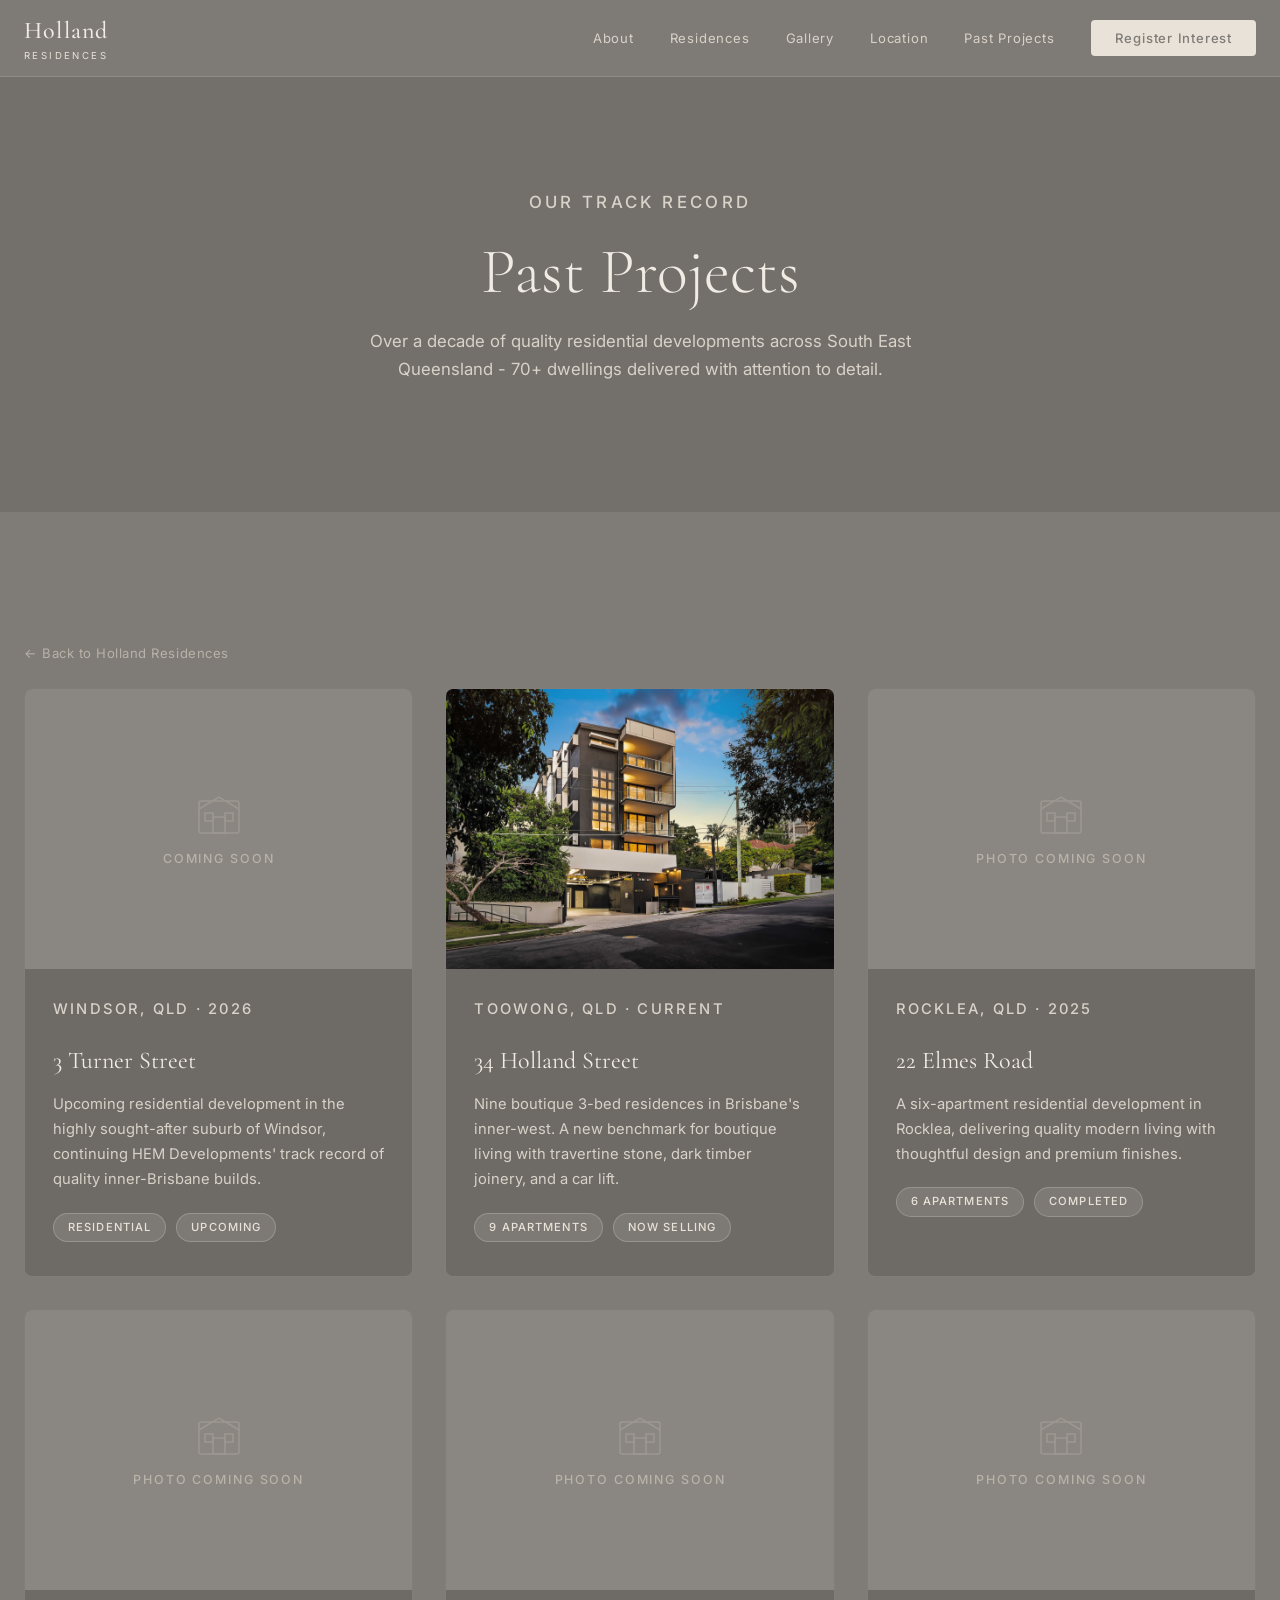
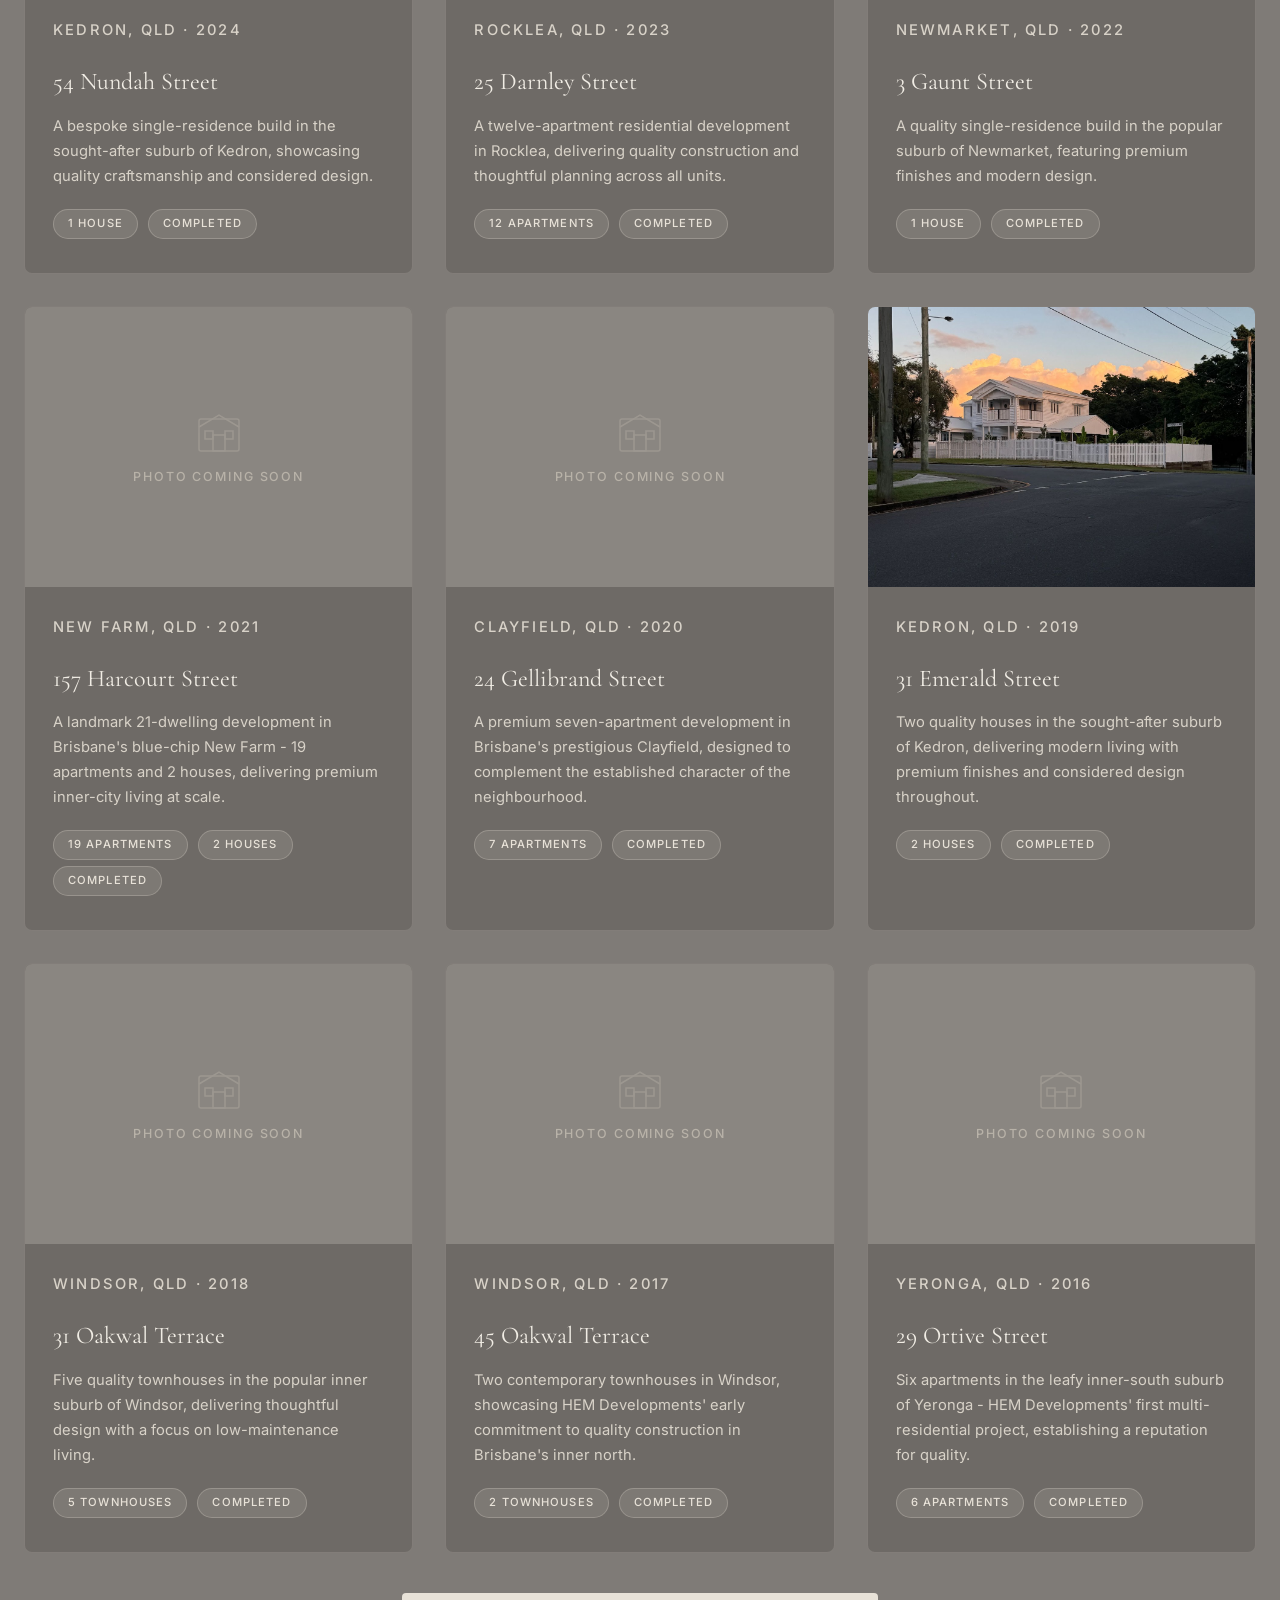
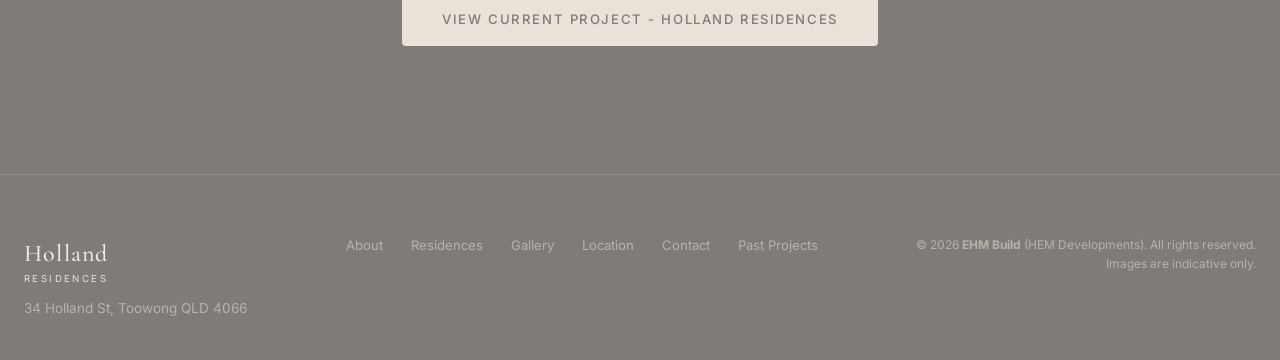
<file: past-projects.html>
<!DOCTYPE html>
<html lang="en">
<head>
    <meta charset="UTF-8">
    <meta name="viewport" content="width=device-width, initial-scale=1.0">
    <title>Past Projects - EHM Build (HEM Developments) | Brisbane Property Developer</title>
    <meta name="description" content="Explore 12 completed projects by EHM Build (HEM Developments) - over 70 quality residential dwellings across Brisbane including New Farm, Toowong, Clayfield, Windsor, Kedron, Rocklea, Newmarket, and Yeronga.">
    <meta name="robots" content="index, follow">
    <meta name="author" content="HEM Developments">
    <meta name="theme-color" content="#1a1917">
    <link rel="canonical" href="https://ehmbuild.com.au/past-projects.html">
    <link rel="icon" type="image/svg+xml" href="/favicon.svg">
    <link rel="icon" type="image/png" sizes="32x32" href="/favicon-32.png">

    <!-- Geo Meta Tags (Local SEO) -->
    <meta name="geo.region" content="AU-QLD">
    <meta name="geo.placename" content="Brisbane">

    <!-- Open Graph -->
    <meta property="og:type" content="website">
    <meta property="og:title" content="Past Projects - HEM Developments">
    <meta property="og:description" content="Explore completed projects by HEM Developments across Brisbane.">
    <meta property="og:image" content="https://ehmbuild.com.au/images/34%20Holland%20Street%20Toowong%20-%20Dusk%20Photos%20(1).jpg">
    <meta property="og:url" content="https://ehmbuild.com.au/past-projects.html">
    <meta property="og:site_name" content="HEM Developments">
    <meta property="og:locale" content="en_AU">

    <link rel="preconnect" href="https://fonts.googleapis.com">
    <link rel="preconnect" href="https://fonts.gstatic.com" crossorigin>
    <link href="https://fonts.googleapis.com/css2?family=Cormorant+Garamond:ital,wght@0,300;0,400;0,500;0,600;1,300;1,400&family=Inter:wght@300;400;500;600&display=swap" rel="stylesheet">
    <link rel="stylesheet" href="styles.css">

    <!-- JSON-LD Structured Data -->
    <script type="application/ld+json">
    {
      "@context": "https://schema.org",
      "@type": "Organization",
      "name": "HEM Developments",
      "url": "https://ehmbuild.com.au/",
      "description": "Quality residential property developer based in Brisbane, Queensland. Completed projects in Kedron, Rocklea, and Clayfield.",
      "address": {
        "@type": "PostalAddress",
        "addressLocality": "Brisbane",
        "addressRegion": "QLD",
        "addressCountry": "AU"
      },
      "contactPoint": {
        "@type": "ContactPoint",
        "telephone": "+61-406-707-366",
        "contactType": "sales",
        "name": "Harrison"
      }
    }
    </script>
    <style>
        /* Past Projects Page Specific Styles */
        .pp-hero {
            padding: calc(var(--section-pad) + 60px) 0 var(--section-pad);
            background: var(--bg-secondary);
            text-align: center;
        }

        .pp-hero .section-label {
            margin-bottom: 20px;
        }

        .pp-hero h1 {
            font-family: var(--font-heading);
            font-weight: 300;
            font-size: clamp(2.2rem, 5vw, 4rem);
            line-height: 1.1;
            color: var(--text-primary);
            margin-bottom: 20px;
        }

        .pp-hero p {
            color: var(--text-secondary);
            font-size: 1.05rem;
            line-height: 1.7;
            max-width: 600px;
            margin: 0 auto;
        }

        .pp-grid {
            display: grid;
            grid-template-columns: repeat(auto-fit, minmax(360px, 1fr));
            gap: 32px;
        }

        .pp-card {
            background: var(--bg-card);
            border: 1px solid var(--border-light);
            border-radius: 8px;
            overflow: hidden;
            transition: border-color 0.4s var(--ease), transform 0.4s var(--ease), box-shadow 0.4s var(--ease);
        }

        .pp-card:hover {
            border-color: var(--accent);
            transform: translateY(-4px);
            box-shadow: 0 20px 60px rgba(0,0,0,0.3);
        }

        .pp-card-image {
            width: 100%;
            height: 280px;
            background: var(--bg-tertiary);
            display: flex;
            align-items: center;
            justify-content: center;
            position: relative;
            overflow: hidden;
        }

        .pp-card-image img {
            width: 100%;
            height: 100%;
            object-fit: cover;
        }

        .pp-placeholder {
            display: flex;
            flex-direction: column;
            align-items: center;
            gap: 12px;
            color: var(--text-muted);
        }

        .pp-placeholder svg {
            width: 48px;
            height: 48px;
            opacity: 0.4;
        }

        .pp-placeholder span {
            font-size: 0.78rem;
            text-transform: uppercase;
            letter-spacing: 0.15em;
            font-weight: 500;
        }

        .pp-card-body {
            padding: 28px;
        }

        .pp-card-location {
            font-size: 0.7rem;
            font-weight: 500;
            text-transform: uppercase;
            letter-spacing: 0.15em;
            color: var(--accent);
            margin-bottom: 8px;
        }

        .pp-card-body h3 {
            font-family: var(--font-heading);
            font-weight: 400;
            font-size: 1.5rem;
            color: var(--text-primary);
            margin-bottom: 12px;
        }

        .pp-card-body p {
            color: var(--text-secondary);
            font-size: 0.92rem;
            line-height: 1.7;
            margin-bottom: 20px;
        }

        .pp-tag {
            display: inline-block;
            font-size: 0.7rem;
            font-weight: 500;
            text-transform: uppercase;
            letter-spacing: 0.1em;
            color: var(--accent);
            background: rgba(232, 226, 216, 0.12);
            padding: 5px 14px;
            border-radius: 20px;
            border: 1px solid rgba(232, 226, 216, 0.25);
            margin-right: 6px;
            margin-bottom: 6px;
        }

        .pp-cta {
            text-align: center;
            padding: 40px 0 0;
        }

        .pp-cta a {
            display: inline-block;
            padding: 16px 40px;
            background: var(--accent);
            color: var(--bg-primary);
            font-size: 0.82rem;
            font-weight: 500;
            letter-spacing: 0.12em;
            text-transform: uppercase;
            border-radius: 4px;
            transition: background 0.4s var(--ease), transform 0.3s var(--ease);
        }

        .pp-cta a:hover {
            background: var(--accent-light);
            transform: translateY(-2px);
        }

        /* Back link */
        .pp-back {
            display: inline-flex;
            align-items: center;
            gap: 8px;
            font-size: 0.82rem;
            color: var(--text-muted);
            letter-spacing: 0.04em;
            margin-bottom: 24px;
            transition: color 0.3s var(--ease);
        }

        .pp-back:hover {
            color: var(--text-primary);
        }

        @media (max-width: 768px) {
            .pp-grid {
                grid-template-columns: 1fr;
            }
        }
    </style>
</head>
<body>

    <!-- Navigation -->
    <nav class="nav scrolled" id="nav">
        <div class="nav-inner">
            <a href="/" class="nav-logo">Holland<span>Residences</span></a>
            <button class="nav-toggle" id="navToggle" aria-label="Toggle menu">
                <span></span><span></span><span></span>
            </button>
            <ul class="nav-links" id="navLinks">
                <li><a href="/#about">About</a></li>
                <li><a href="/#residences">Residences</a></li>
                <li><a href="/#gallery">Gallery</a></li>
                <li><a href="/#location">Location</a></li>
                <li><a href="/past-projects.html" class="active">Past Projects</a></li>
                <li><a href="/#contact" class="nav-cta">Register Interest</a></li>
            </ul>
        </div>
    </nav>

    <!-- Hero -->
    <section class="pp-hero">
        <div class="container">
            <p class="section-label">Our Track Record</p>
            <h1>Past Projects</h1>
            <p>Over a decade of quality residential developments across South East Queensland - 70+ dwellings delivered with attention to detail.</p>
        </div>
    </section>

    <!-- Projects -->
    <section class="section">
        <div class="container">
            <a href="/" class="pp-back">← Back to Holland Residences</a>

            <div class="pp-grid">

                <!-- 3 Turner St, Windsor - 2026 / Current -->
                <div class="pp-card reveal">
                    <div class="pp-card-image">
                        <div class="pp-placeholder">
                            <svg viewBox="0 0 48 48" fill="none" stroke="currentColor" stroke-width="1.5"><rect x="4" y="12" width="40" height="32" rx="2"/><path d="M4 20 L24 8 L44 20"/><rect x="18" y="28" width="12" height="16"/><rect x="10" y="24" width="8" height="8"/><rect x="30" y="24" width="8" height="8"/></svg>
                            <span>Coming Soon</span>
                        </div>
                    </div>
                    <div class="pp-card-body">
                        <p class="pp-card-location">Windsor, QLD · 2026</p>
                        <h3>3 Turner Street</h3>
                        <p>Upcoming residential development in the highly sought-after suburb of Windsor, continuing HEM Developments' track record of quality inner-Brisbane builds.</p>
                        <div>
                            <span class="pp-tag">Residential</span>
                            <span class="pp-tag">Upcoming</span>
                        </div>
                    </div>
                </div>

                <!-- 34 Holland St, Toowong - Current -->
                <div class="pp-card reveal delay-1">
                    <div class="pp-card-image">
                        <a href="/" style="display:block;width:100%;height:100%;">
                            <img src="images/5D3_0823-Edit.jpg" alt="34 Holland Street, Toowong - Holland Residences exterior at dusk" loading="lazy" style="width:100%;height:100%;object-fit:cover;">
                        </a>
                    </div>
                    <div class="pp-card-body">
                        <p class="pp-card-location">Toowong, QLD · Current</p>
                        <h3><a href="/" style="color: inherit; text-decoration: none;">34 Holland Street</a></h3>
                        <p>Nine boutique 3-bed residences in Brisbane's inner-west. A new benchmark for boutique living with travertine stone, dark timber joinery, and a car lift.</p>
                        <div>
                            <span class="pp-tag">9 Apartments</span>
                            <span class="pp-tag">Now Selling</span>
                        </div>
                    </div>
                </div>

                <!-- 22 Elmes Rd, Rocklea - 2025 -->
                <div class="pp-card reveal delay-2">
                    <div class="pp-card-image">
                        <div class="pp-placeholder">
                            <svg viewBox="0 0 48 48" fill="none" stroke="currentColor" stroke-width="1.5"><rect x="4" y="12" width="40" height="32" rx="2"/><path d="M4 20 L24 8 L44 20"/><rect x="18" y="28" width="12" height="16"/><rect x="10" y="24" width="8" height="8"/><rect x="30" y="24" width="8" height="8"/></svg>
                            <span>Photo coming soon</span>
                        </div>
                    </div>
                    <div class="pp-card-body">
                        <p class="pp-card-location">Rocklea, QLD · 2025</p>
                        <h3>22 Elmes Road</h3>
                        <p>A six-apartment residential development in Rocklea, delivering quality modern living with thoughtful design and premium finishes.</p>
                        <div>
                            <span class="pp-tag">6 Apartments</span>
                            <span class="pp-tag">Completed</span>
                        </div>
                    </div>
                </div>

                <!-- 54 Nundah St, Kedron - 2024 -->
                <div class="pp-card reveal">
                    <div class="pp-card-image">
                        <div class="pp-placeholder">
                            <svg viewBox="0 0 48 48" fill="none" stroke="currentColor" stroke-width="1.5"><rect x="4" y="12" width="40" height="32" rx="2"/><path d="M4 20 L24 8 L44 20"/><rect x="18" y="28" width="12" height="16"/><rect x="10" y="24" width="8" height="8"/><rect x="30" y="24" width="8" height="8"/></svg>
                            <span>Photo coming soon</span>
                        </div>
                    </div>
                    <div class="pp-card-body">
                        <p class="pp-card-location">Kedron, QLD · 2024</p>
                        <h3>54 Nundah Street</h3>
                        <p>A bespoke single-residence build in the sought-after suburb of Kedron, showcasing quality craftsmanship and considered design.</p>
                        <div>
                            <span class="pp-tag">1 House</span>
                            <span class="pp-tag">Completed</span>
                        </div>
                    </div>
                </div>

                <!-- 25 Darnley St, Rocklea - 2023 -->
                <div class="pp-card reveal delay-1">
                    <div class="pp-card-image">
                        <div class="pp-placeholder">
                            <svg viewBox="0 0 48 48" fill="none" stroke="currentColor" stroke-width="1.5"><rect x="4" y="12" width="40" height="32" rx="2"/><path d="M4 20 L24 8 L44 20"/><rect x="18" y="28" width="12" height="16"/><rect x="10" y="24" width="8" height="8"/><rect x="30" y="24" width="8" height="8"/></svg>
                            <span>Photo coming soon</span>
                        </div>
                    </div>
                    <div class="pp-card-body">
                        <p class="pp-card-location">Rocklea, QLD · 2023</p>
                        <h3><a href="https://www.realestate.com.au/property/unit-3-25-darnley-st-rocklea-qld-4106/" target="_blank" rel="noopener" style="color: inherit; text-decoration: none;">25 Darnley Street</a></h3>
                        <p>A twelve-apartment residential development in Rocklea, delivering quality construction and thoughtful planning across all units.</p>
                        <div>
                            <span class="pp-tag">12 Apartments</span>
                            <span class="pp-tag">Completed</span>
                        </div>
                    </div>
                </div>

                <!-- 3 Gaunt St, Newmarket - 2022 -->
                <div class="pp-card reveal delay-2">
                    <div class="pp-card-image">
                        <div class="pp-placeholder">
                            <svg viewBox="0 0 48 48" fill="none" stroke="currentColor" stroke-width="1.5"><rect x="4" y="12" width="40" height="32" rx="2"/><path d="M4 20 L24 8 L44 20"/><rect x="18" y="28" width="12" height="16"/><rect x="10" y="24" width="8" height="8"/><rect x="30" y="24" width="8" height="8"/></svg>
                            <span>Photo coming soon</span>
                        </div>
                    </div>
                    <div class="pp-card-body">
                        <p class="pp-card-location">Newmarket, QLD · 2022</p>
                        <h3><a href="https://www.realestate.com.au/property/3-gaunt-st-newmarket-qld-4051/" target="_blank" rel="noopener" style="color: inherit; text-decoration: none;">3 Gaunt Street</a></h3>
                        <p>A quality single-residence build in the popular suburb of Newmarket, featuring premium finishes and modern design.</p>
                        <div>
                            <span class="pp-tag">1 House</span>
                            <span class="pp-tag">Completed</span>
                        </div>
                    </div>
                </div>

                <!-- 157 Harcourt St, New Farm - 2021 -->
                <div class="pp-card reveal">
                    <div class="pp-card-image">
                        <div class="pp-placeholder">
                            <svg viewBox="0 0 48 48" fill="none" stroke="currentColor" stroke-width="1.5"><rect x="4" y="12" width="40" height="32" rx="2"/><path d="M4 20 L24 8 L44 20"/><rect x="18" y="28" width="12" height="16"/><rect x="10" y="24" width="8" height="8"/><rect x="30" y="24" width="8" height="8"/></svg>
                            <span>Photo coming soon</span>
                        </div>
                    </div>
                    <div class="pp-card-body">
                        <p class="pp-card-location">New Farm, QLD · 2021</p>
                        <h3><a href="https://www.property.com.au/qld/new-farm-4005/harcourt-st/157-pid-6031483/" target="_blank" rel="noopener" style="color: inherit; text-decoration: none;">157 Harcourt Street</a></h3>
                        <p>A landmark 21-dwelling development in Brisbane's blue-chip New Farm - 19 apartments and 2 houses, delivering premium inner-city living at scale.</p>
                        <div>
                            <span class="pp-tag">19 Apartments</span>
                            <span class="pp-tag">2 Houses</span>
                            <span class="pp-tag">Completed</span>
                        </div>
                    </div>
                </div>

                <!-- 24 Gellibrand St, Clayfield - 2020 -->
                <div class="pp-card reveal delay-1">
                    <div class="pp-card-image">
                        <div class="pp-placeholder">
                            <svg viewBox="0 0 48 48" fill="none" stroke="currentColor" stroke-width="1.5"><rect x="4" y="12" width="40" height="32" rx="2"/><path d="M4 20 L24 8 L44 20"/><rect x="18" y="28" width="12" height="16"/><rect x="10" y="24" width="8" height="8"/><rect x="30" y="24" width="8" height="8"/></svg>
                            <span>Photo coming soon</span>
                        </div>
                    </div>
                    <div class="pp-card-body">
                        <p class="pp-card-location">Clayfield, QLD · 2020</p>
                        <h3><a href="https://www.realestate.com.au/property/24-gellibrand-st-clayfield-qld-4011/" target="_blank" rel="noopener" style="color: inherit; text-decoration: none;">24 Gellibrand Street</a></h3>
                        <p>A premium seven-apartment development in Brisbane's prestigious Clayfield, designed to complement the established character of the neighbourhood.</p>
                        <div>
                            <span class="pp-tag">7 Apartments</span>
                            <span class="pp-tag">Completed</span>
                        </div>
                    </div>
                </div>

                <!-- 31 Emerald St, Kedron - 2019 -->
                <div class="pp-card reveal delay-2">
                    <div class="pp-card-image">
                        <img src="images/kedron-house.jpg" alt="31 Emerald Street, Kedron - HEM Developments" loading="lazy">
                    </div>
                    <div class="pp-card-body">
                        <p class="pp-card-location">Kedron, QLD · 2019</p>
                        <h3><a href="https://www.realestate.com.au/sold/property-house-qld-kedron-137075890" target="_blank" rel="noopener" style="color: inherit; text-decoration: none;">31 Emerald Street</a></h3>
                        <p>Two quality houses in the sought-after suburb of Kedron, delivering modern living with premium finishes and considered design throughout.</p>
                        <div>
                            <span class="pp-tag">2 Houses</span>
                            <span class="pp-tag">Completed</span>
                        </div>
                    </div>
                </div>

                <!-- 31 Oakwal Tce, Windsor - 2018 -->
                <div class="pp-card reveal">
                    <div class="pp-card-image">
                        <div class="pp-placeholder">
                            <svg viewBox="0 0 48 48" fill="none" stroke="currentColor" stroke-width="1.5"><rect x="4" y="12" width="40" height="32" rx="2"/><path d="M4 20 L24 8 L44 20"/><rect x="18" y="28" width="12" height="16"/><rect x="10" y="24" width="8" height="8"/><rect x="30" y="24" width="8" height="8"/></svg>
                            <span>Photo coming soon</span>
                        </div>
                    </div>
                    <div class="pp-card-body">
                        <p class="pp-card-location">Windsor, QLD · 2018</p>
                        <h3><a href="https://www.mcgrath.com.au/property/1-31-oakwal-terrace-windsor-qld-4030-22P1217283" target="_blank" rel="noopener" style="color: inherit; text-decoration: none;">31 Oakwal Terrace</a></h3>
                        <p>Five quality townhouses in the popular inner suburb of Windsor, delivering thoughtful design with a focus on low-maintenance living.</p>
                        <div>
                            <span class="pp-tag">5 Townhouses</span>
                            <span class="pp-tag">Completed</span>
                        </div>
                    </div>
                </div>

                <!-- 45 Oakwal Tce, Windsor - 2017 -->
                <div class="pp-card reveal delay-1">
                    <div class="pp-card-image">
                        <div class="pp-placeholder">
                            <svg viewBox="0 0 48 48" fill="none" stroke="currentColor" stroke-width="1.5"><rect x="4" y="12" width="40" height="32" rx="2"/><path d="M4 20 L24 8 L44 20"/><rect x="18" y="28" width="12" height="16"/><rect x="10" y="24" width="8" height="8"/><rect x="30" y="24" width="8" height="8"/></svg>
                            <span>Photo coming soon</span>
                        </div>
                    </div>
                    <div class="pp-card-body">
                        <p class="pp-card-location">Windsor, QLD · 2017</p>
                        <h3><a href="https://www.realestate.com.au/property/unit-2-45-oakwal-tce-windsor-qld-4030/" target="_blank" rel="noopener" style="color: inherit; text-decoration: none;">45 Oakwal Terrace</a></h3>
                        <p>Two contemporary townhouses in Windsor, showcasing HEM Developments' early commitment to quality construction in Brisbane's inner north.</p>
                        <div>
                            <span class="pp-tag">2 Townhouses</span>
                            <span class="pp-tag">Completed</span>
                        </div>
                    </div>
                </div>

                <!-- 29 Ortive St, Yeronga - 2016 -->
                <div class="pp-card reveal delay-2">
                    <div class="pp-card-image">
                        <div class="pp-placeholder">
                            <svg viewBox="0 0 48 48" fill="none" stroke="currentColor" stroke-width="1.5"><rect x="4" y="12" width="40" height="32" rx="2"/><path d="M4 20 L24 8 L44 20"/><rect x="18" y="28" width="12" height="16"/><rect x="10" y="24" width="8" height="8"/><rect x="30" y="24" width="8" height="8"/></svg>
                            <span>Photo coming soon</span>
                        </div>
                    </div>
                    <div class="pp-card-body">
                        <p class="pp-card-location">Yeronga, QLD · 2016</p>
                        <h3><a href="https://www.realestate.com.au/property/29-ortive-st-yeronga-qld-4104/" target="_blank" rel="noopener" style="color: inherit; text-decoration: none;">29 Ortive Street</a></h3>
                        <p>Six apartments in the leafy inner-south suburb of Yeronga - HEM Developments' first multi-residential project, establishing a reputation for quality.</p>
                        <div>
                            <span class="pp-tag">6 Apartments</span>
                            <span class="pp-tag">Completed</span>
                        </div>
                    </div>
                </div>

            </div>

            <div class="pp-cta">
                <a href="/#residences">View Current Project - Holland Residences</a>
            </div>
        </div>
    </section>

    <!-- Footer -->
    <footer class="footer">
        <div class="container">
            <div class="footer-inner">
                <div class="footer-brand">
                    <a href="/" class="nav-logo footer-logo">Holland<span>Residences</span></a>
                    <p>34 Holland St, Toowong QLD 4066</p>
                </div>
                <div class="footer-links">
                    <a href="/#about">About</a>
                    <a href="/#residences">Residences</a>
                    <a href="/#gallery">Gallery</a>
                    <a href="/#location">Location</a>
                    <a href="/#contact">Contact</a>
                    <a href="/past-projects.html">Past Projects</a>
                </div>
                <div class="footer-legal">
                    <p>&copy; 2026 <strong>EHM Build</strong> (HEM Developments). All rights reserved.</p>
                    <p>Images are indicative only.</p>
                </div>
            </div>
        </div>
    </footer>

    <script>
        // Mobile nav toggle
        const navToggle = document.getElementById('navToggle');
        const navLinks = document.getElementById('navLinks');
        if (navToggle) {
            navToggle.addEventListener('click', () => {
                navToggle.classList.toggle('active');
                navLinks.classList.toggle('open');
            });
        }

        // Reveal on scroll
        const revealElements = document.querySelectorAll('.reveal');
        const revealObserver = new IntersectionObserver((entries) => {
            entries.forEach(entry => {
                if (entry.isIntersecting) {
                    entry.target.classList.add('visible');
                    revealObserver.unobserve(entry.target);
                }
            });
        }, { threshold: 0.1 });
        revealElements.forEach(el => revealObserver.observe(el));
    </script>

    <!-- Google Analytics (GA4) -->
    <script async src="https://www.googletagmanager.com/gtag/js?id=G-F8JWGZXZE9"></script>
    <script>
        window.dataLayer = window.dataLayer || [];
        function gtag(){dataLayer.push(arguments);}
        gtag('js', new Date());
        gtag('config', 'G-F8JWGZXZE9');
    </script>

    <!-- Meta Pixel -->
    <script>
        !function(f,b,e,v,n,t,s){if(f.fbq)return;n=f.fbq=function(){n.callMethod?
        n.callMethod.apply(n,arguments):n.queue.push(arguments)};if(!f._fbq)f._fbq=n;
        n.push=n;n.loaded=!0;n.version='2.0';n.queue=[];t=b.createElement(e);t.async=!0;
        t.src=v;s=b.getElementsByTagName(e)[0];s.parentNode.insertBefore(t,s)}(window,
        document,'script','https://connect.facebook.net/en_US/fbevents.js');
        fbq('init', '2341426659722236');
        fbq('track', 'PageView');
    </script>
    <noscript><img height="1" width="1" style="display:none"
    src="https://www.facebook.com/tr?id=2341426659722236&ev=PageView&noscript=1"
    /></noscript>
</body>
</html>
</file>
<file: styles.css>
/* =============================================
   HEM Developments - 34 Holland St Toowong
   Premium Property Website Stylesheet
   ============================================= */

/* ---- Custom Properties / Design Tokens ---- */
:root {
    /* Colour Palette - warm grey tonal */
    --bg-primary: #7F7B77;
    --bg-secondary: #736F6B;
    --bg-tertiary: #8A8681;
    --bg-card: #6E6A66;
    --text-primary: #F0ECE4;
    --text-secondary: #D8D2C8;
    --text-muted: #B8B2A8;
    --accent: #E8E2D8;
    --accent-light: #F0ECE4;
    --accent-dark: #D0C8BC;
    --border: rgba(232, 226, 216, 0.2);
    --border-light: rgba(240, 236, 228, 0.15);

    /* Typography */
    --font-heading: 'Cormorant Garamond', 'Georgia', serif;
    --font-body: 'Inter', -apple-system, sans-serif;

    /* Spacing */
    --section-pad: clamp(80px, 10vw, 140px);
    --container-max: 1280px;
    --gap: 24px;

    /* Transitions */
    --ease: cubic-bezier(0.25, 0.46, 0.45, 0.94);
    --ease-out: cubic-bezier(0.16, 1, 0.3, 1);
}

/* ---- Reset & Base ---- */
*, *::before, *::after { box-sizing: border-box; margin: 0; padding: 0; }

html {
    scroll-behavior: smooth;
    font-size: 16px;
    -webkit-font-smoothing: antialiased;
    -moz-osx-font-smoothing: grayscale;
}

body {
    font-family: var(--font-body);
    background: var(--bg-primary);
    color: var(--text-primary);
    line-height: 1.6;
    overflow-x: hidden;
}

img { max-width: 100%; height: auto; display: block; }
a { color: inherit; text-decoration: none; }
button { cursor: pointer; border: none; background: none; font-family: inherit; }
ul { list-style: none; }

.container {
    max-width: var(--container-max);
    margin: 0 auto;
    padding: 0 var(--gap);
}

.section {
    padding: var(--section-pad) 0;
}

.section-label {
    font-family: var(--font-body);
    font-size: 0.75rem;
    font-weight: 500;
    text-transform: uppercase;
    letter-spacing: 0.2em;
    color: var(--accent);
    margin-bottom: 16px;
}

h2 {
    font-family: var(--font-heading);
    font-weight: 300;
    font-size: clamp(2rem, 4.5vw, 3.5rem);
    line-height: 1.15;
    color: var(--text-primary);
    margin-bottom: 24px;
}

.section-sub {
    color: var(--text-secondary);
    max-width: 560px;
    font-size: 1.05rem;
    line-height: 1.7;
}

/* ---- Navigation ---- */
.nav {
    position: fixed;
    top: 0; left: 0; right: 0;
    z-index: 1000;
    padding: 20px 0;
    transition: background 0.4s var(--ease), padding 0.4s var(--ease), backdrop-filter 0.4s var(--ease);
}

.nav.scrolled {
    background: rgba(127, 123, 119, 0.92);
    backdrop-filter: blur(20px);
    -webkit-backdrop-filter: blur(20px);
    padding: 12px 0;
    border-bottom: 1px solid var(--border-light);
}

.nav-inner {
    max-width: var(--container-max);
    margin: 0 auto;
    padding: 0 var(--gap);
    display: flex;
    align-items: center;
    justify-content: space-between;
}

.nav-logo {
    font-family: var(--font-heading);
    font-size: 1.5rem;
    font-weight: 500;
    color: var(--text-primary);
    letter-spacing: 0.05em;
}

.nav-logo span {
    display: block;
    font-family: var(--font-body);
    font-size: 0.6rem;
    font-weight: 400;
    text-transform: uppercase;
    letter-spacing: 0.25em;
    color: var(--accent);
    margin-top: -2px;
}

.nav-links {
    display: flex;
    align-items: center;
    gap: 36px;
}

.nav-links a {
    font-size: 0.82rem;
    font-weight: 400;
    letter-spacing: 0.06em;
    color: var(--text-secondary);
    transition: color 0.3s var(--ease);
    position: relative;
}

.nav-links a::after {
    content: '';
    position: absolute;
    bottom: -4px; left: 0;
    width: 0; height: 1px;
    background: var(--accent);
    transition: width 0.3s var(--ease);
}

.nav-links a:hover { color: var(--text-primary); }
.nav-links a:hover::after { width: 100%; }

.nav-cta {
    background: var(--accent) !important;
    color: var(--bg-primary) !important;
    padding: 10px 24px;
    border-radius: 4px;
    font-weight: 500 !important;
    transition: background 0.3s var(--ease), transform 0.3s var(--ease) !important;
}

.nav-cta::after { display: none !important; }
.nav-cta:hover {
    background: var(--accent-light) !important;
    transform: translateY(-1px);
}

.nav-toggle {
    display: none;
    flex-direction: column;
    gap: 5px;
    padding: 8px;
}

.nav-toggle span {
    display: block;
    width: 24px;
    height: 1.5px;
    background: var(--text-primary);
    transition: transform 0.3s var(--ease), opacity 0.3s var(--ease);
}

.nav-toggle.active span:nth-child(1) { transform: translateY(6.5px) rotate(45deg); }
.nav-toggle.active span:nth-child(2) { opacity: 0; }
.nav-toggle.active span:nth-child(3) { transform: translateY(-6.5px) rotate(-45deg); }

/* ---- Hero ---- */
.hero {
    position: relative;
    height: 100vh;
    min-height: 700px;
    display: flex;
    align-items: center;
    justify-content: center;
    overflow: hidden;
}

.hero-bg {
    position: absolute;
    inset: 0;
    z-index: 0;
}

.hero-bg img {
    width: 100%;
    height: 100%;
    object-fit: cover;
    transform: scale(1.05);
    animation: heroZoom 20s var(--ease) forwards;
}

@keyframes heroZoom {
    to { transform: scale(1); }
}

.hero-overlay {
    position: absolute;
    inset: 0;
    z-index: 1;
    background: linear-gradient(
        180deg,
        rgba(80, 76, 72, 0.6) 0%,
        rgba(80, 76, 72, 0.45) 40%,
        rgba(80, 76, 72, 0.7) 70%,
        rgba(80, 76, 72, 0.95) 100%
    );
}

.hero-content {
    position: relative;
    z-index: 2;
    text-align: center;
    padding: 0 var(--gap);
}

.hero-pre {
    font-size: 0.8rem;
    font-weight: 400;
    text-transform: uppercase;
    letter-spacing: 0.3em;
    color: var(--accent);
    margin-bottom: 24px;
}

.hero-title {
    font-family: var(--font-heading);
    font-weight: 300;
    font-size: clamp(2.8rem, 7vw, 5.5rem);
    line-height: 1.05;
    margin-bottom: 24px;
    letter-spacing: -0.01em;
}

.hero-title span {
    display: block;
    color: var(--accent);
}

.hero-tagline {
    font-size: clamp(1rem, 1.8vw, 1.15rem);
    color: var(--text-secondary);
    font-weight: 300;
    letter-spacing: 0.04em;
    margin-bottom: 32px;
}

.hero-specs {
    display: flex;
    align-items: center;
    justify-content: center;
    gap: 20px;
    font-size: 0.9rem;
    font-weight: 400;
    letter-spacing: 0.1em;
    color: var(--text-secondary);
    margin-bottom: 48px;
}

.spec-dot {
    width: 4px;
    height: 4px;
    border-radius: 50%;
    background: var(--accent);
}

.hero-btn {
    display: inline-block;
    padding: 16px 40px;
    border: 1px solid var(--accent);
    color: var(--accent);
    font-size: 0.82rem;
    font-weight: 500;
    letter-spacing: 0.12em;
    text-transform: uppercase;
    transition: background 0.4s var(--ease), color 0.4s var(--ease), transform 0.3s var(--ease);
}

.hero-btn:hover {
    background: var(--accent);
    color: var(--bg-primary);
    transform: translateY(-2px);
}

.hero-scroll {
    position: absolute;
    bottom: 40px;
    left: 50%;
    transform: translateX(-50%);
    z-index: 2;
    display: flex;
    flex-direction: column;
    align-items: center;
    gap: 12px;
}

.hero-scroll span {
    font-size: 0.65rem;
    text-transform: uppercase;
    letter-spacing: 0.2em;
    color: var(--text-muted);
}

.scroll-line {
    width: 1px;
    height: 48px;
    background: linear-gradient(to bottom, var(--accent), transparent);
    animation: scrollPulse 2s var(--ease) infinite;
}

@keyframes scrollPulse {
    0%, 100% { opacity: 0.4; }
    50% { opacity: 1; }
}

/* ---- Animations ---- */
.animate-in {
    opacity: 0;
    transform: translateY(30px);
    animation: fadeInUp 1s var(--ease-out) forwards;
}

.delay-1 { animation-delay: 0.2s !important; }
.delay-2 { animation-delay: 0.4s !important; }
.delay-3 { animation-delay: 0.6s !important; }
.delay-4 { animation-delay: 0.8s !important; }

@keyframes fadeInUp {
    to { opacity: 1; transform: translateY(0); }
}

.reveal {
    opacity: 0;
    transform: translateY(40px);
    transition: opacity 0.8s var(--ease-out), transform 0.8s var(--ease-out);
}

.reveal.visible {
    opacity: 1;
    transform: translateY(0);
}

/* ---- About ---- */
.about { background: var(--bg-primary); }

.about-grid {
    display: grid;
    grid-template-columns: 1fr 1fr;
    gap: 80px;
    align-items: center;
}

.about-body {
    color: var(--text-secondary);
    font-size: 1.05rem;
    line-height: 1.8;
    margin-bottom: 20px;
}

.about-image {
    position: relative;
    overflow: hidden;
    border-radius: 4px;
}

.about-image img {
    transition: transform 0.6s var(--ease);
}

.about-image:hover img {
    transform: scale(1.03);
}

.about-image::after {
    content: '';
    position: absolute;
    inset: 0;
    border: 1px solid var(--border);
    border-radius: 4px;
    pointer-events: none;
}

/* ---- Residences / Unit Showcase ---- */
.residences {
    background: var(--bg-secondary);
}

.section-header {
    text-align: center;
    margin-bottom: 64px;
}

.section-header .section-sub {
    margin: 0 auto;
}

.units-grid {
    display: grid;
    grid-template-columns: repeat(3, 1fr);
    gap: 24px;
}

.unit-card {
    background: var(--bg-card);
    border: 1px solid var(--border-light);
    border-radius: 8px;
    padding: 32px 28px;
    transition: border-color 0.4s var(--ease), transform 0.4s var(--ease), box-shadow 0.4s var(--ease);
    display: flex;
    flex-direction: column;
}

.unit-card:hover {
    border-color: var(--accent);
    transform: translateY(-4px);
    box-shadow: 0 20px 60px rgba(0,0,0,0.3);
}

.unit-card-header {
    display: flex;
    justify-content: space-between;
    align-items: center;
    margin-bottom: 12px;
}

.unit-number {
    font-family: var(--font-heading);
    font-size: 2rem;
    font-weight: 300;
    color: var(--accent);
    line-height: 1;
}

.unit-level {
    font-size: 0.7rem;
    font-weight: 500;
    text-transform: uppercase;
    letter-spacing: 0.15em;
    color: var(--text-muted);
    background: var(--bg-tertiary);
    padding: 4px 12px;
    border-radius: 20px;
}

.unit-card h3 {
    font-family: var(--font-heading);
    font-weight: 400;
    font-size: 1.4rem;
    margin-bottom: 20px;
    color: var(--text-primary);
}

.unit-specs {
    display: grid;
    grid-template-columns: 1fr 1fr;
    gap: 10px;
    margin-bottom: 20px;
}

.unit-spec {
    display: flex;
    align-items: center;
    gap: 8px;
    font-size: 0.82rem;
    color: var(--text-secondary);
}

.spec-icon {
    color: var(--accent);
    font-size: 0.9rem;
    width: 16px;
    text-align: center;
}

.unit-price {
    font-family: var(--font-heading);
    font-size: 1.6rem;
    font-weight: 400;
    color: var(--accent);
    margin-bottom: 16px;
    letter-spacing: 0.01em;
}

.unit-areas {
    display: flex;
    align-items: center;
    gap: 8px;
    font-size: 0.78rem;
    color: var(--text-muted);
    margin-bottom: 16px;
    padding-bottom: 16px;
    border-bottom: 1px solid var(--border-light);
}

.area-divider {
    color: var(--accent);
}

.unit-desc {
    color: var(--text-muted);
    font-size: 0.88rem;
    line-height: 1.65;
    margin-bottom: 20px;
    flex: 1;
}

.unit-features {
    display: flex;
    flex-wrap: wrap;
    gap: 8px;
    margin-bottom: 24px;
}

.unit-features span {
    font-size: 0.7rem;
    font-weight: 500;
    text-transform: uppercase;
    letter-spacing: 0.1em;
    color: var(--accent);
    background: rgba(232, 226, 216, 0.12);
    padding: 5px 14px;
    border-radius: 20px;
    border: 1px solid rgba(232, 226, 216, 0.25);
}

.unit-btn {
    width: 100%;
    padding: 14px 20px;
    border: 1px solid var(--border);
    color: var(--text-secondary);
    font-size: 0.78rem;
    font-weight: 500;
    letter-spacing: 0.08em;
    text-transform: uppercase;
    border-radius: 4px;
    transition: all 0.3s var(--ease);
}

.unit-btn:hover {
    border-color: var(--accent);
    color: var(--accent);
    background: rgba(232, 226, 216, 0.08);
}

/* Floor Plan Button */
.unit-floorplan-btn {
    width: 100%;
    padding: 12px 20px;
    border: 1px solid rgba(232, 226, 216, 0.15);
    color: var(--text-muted);
    font-size: 0.72rem;
    font-weight: 500;
    letter-spacing: 0.1em;
    text-transform: uppercase;
    border-radius: 4px;
    background: transparent;
    cursor: pointer;
    transition: all 0.3s var(--ease);
    margin-bottom: 10px;
    display: flex;
    align-items: center;
    justify-content: center;
    gap: 8px;
}

.unit-floorplan-btn::before {
    content: '⊞';
    font-size: 1rem;
}

.unit-floorplan-btn:hover {
    border-color: var(--accent);
    color: var(--accent);
    background: rgba(232, 226, 216, 0.06);
}

/* Floor Plan Modal */
.floorplan-modal {
    position: fixed;
    inset: 0;
    z-index: 10000;
    display: flex;
    align-items: center;
    justify-content: center;
    opacity: 0;
    visibility: hidden;
    transition: opacity 0.4s var(--ease), visibility 0.4s;
}

.floorplan-modal.active {
    opacity: 1;
    visibility: visible;
}

.floorplan-modal-overlay {
    position: absolute;
    inset: 0;
    background: rgba(0, 0, 0, 0.85);
    backdrop-filter: blur(8px);
    -webkit-backdrop-filter: blur(8px);
}

.floorplan-modal-content {
    position: relative;
    z-index: 1;
    max-width: 92vw;
    max-height: 90vh;
    display: flex;
    flex-direction: column;
    align-items: center;
    transform: scale(0.95);
    transition: transform 0.4s var(--ease-out);
}

.floorplan-modal.active .floorplan-modal-content {
    transform: scale(1);
}

.floorplan-modal-close {
    position: absolute;
    top: -40px;
    right: 0;
    background: none;
    border: none;
    color: rgba(255, 255, 255, 0.7);
    font-size: 2rem;
    cursor: pointer;
    padding: 4px 12px;
    transition: color 0.2s;
    line-height: 1;
}

.floorplan-modal-close:hover {
    color: #fff;
}

.floorplan-modal-label {
    font-family: var(--font-heading);
    font-size: 1.3rem;
    font-weight: 400;
    color: rgba(255, 255, 255, 0.9);
    letter-spacing: 0.05em;
    margin-bottom: 16px;
    text-align: center;
}

.floorplan-modal-img {
    max-width: 100%;
    max-height: 78vh;
    border-radius: 6px;
    box-shadow: 0 20px 60px rgba(0, 0, 0, 0.5);
    background: #fff;
    object-fit: contain;
}

@media (max-width: 768px) {
    .floorplan-modal-content {
        max-width: 96vw;
    }
    .floorplan-modal-label {
        font-size: 1rem;
        margin-bottom: 10px;
    }
    .floorplan-modal-close {
        top: -36px;
        right: -4px;
    }
    .floorplan-modal-img {
        max-height: 70vh;
    }
}

/* Penthouse featured card */
.unit-card--featured {
    border-color: rgba(232, 226, 216, 0.3);
    background: linear-gradient(135deg, var(--bg-card) 0%, rgba(232, 226, 216, 0.06) 100%);
    position: relative;
}

.unit-card--featured::before {
    content: '★ SIGNATURE';
    position: absolute;
    top: -1px; right: 24px;
    background: var(--accent);
    color: var(--bg-primary);
    font-size: 0.6rem;
    font-weight: 600;
    letter-spacing: 0.15em;
    padding: 4px 14px 5px;
    border-radius: 0 0 6px 6px;
}

/* ---- Features Band ---- */
.features-band {
    background: var(--bg-primary);
    border-top: 1px solid var(--border-light);
    border-bottom: 1px solid var(--border-light);
}

.features-grid {
    display: grid;
    grid-template-columns: repeat(4, 1fr);
    gap: 48px;
}

.feature-item {
    text-align: center;
}

.feature-icon {
    width: 48px;
    height: 48px;
    margin: 0 auto 20px;
    color: var(--accent);
}

.feature-icon svg {
    width: 100%;
    height: 100%;
}

.feature-item h4 {
    font-family: var(--font-heading);
    font-size: 1.15rem;
    font-weight: 400;
    margin-bottom: 12px;
    color: var(--text-primary);
}

.feature-item p {
    font-size: 0.88rem;
    color: var(--text-muted);
    line-height: 1.65;
}

/* ---- Gallery ---- */
.gallery {
    background: var(--bg-secondary);
}

/* Category Filter Tabs */
.gallery-tabs {
    display: flex;
    gap: 8px;
    justify-content: center;
    flex-wrap: wrap;
    margin-bottom: 40px;
}

.gallery-tab {
    padding: 8px 20px;
    font-size: 0.72rem;
    font-weight: 500;
    text-transform: uppercase;
    letter-spacing: 0.12em;
    color: var(--text-muted);
    background: transparent;
    border: 1px solid var(--border-light);
    border-radius: 100px;
    cursor: pointer;
    transition: all 0.3s var(--ease);
    white-space: nowrap;
}

.gallery-tab:hover {
    border-color: var(--accent);
    color: var(--accent);
}

.gallery-tab.active {
    background: var(--accent);
    border-color: var(--accent);
    color: var(--bg-primary);
}

/* Carousel Container */
.gallery-carousel {
    position: relative;
}

.carousel-track-container {
    overflow: hidden;
    border-radius: 6px;
}

.carousel-track {
    display: grid;
    grid-template-columns: repeat(3, 1fr);
    gap: 12px;
    transition: none;
    transform: none !important;
}

.carousel-slide {
    position: relative;
    overflow: hidden;
    border-radius: 4px;
    cursor: pointer;
    aspect-ratio: 3/2;
    transition: opacity 0.4s var(--ease), transform 0.4s var(--ease);
}

.carousel-slide img {
    width: 100%;
    height: 100%;
    object-fit: cover;
    transition: transform 0.6s var(--ease);
}

.carousel-slide:hover img {
    transform: scale(1.05);
}

.carousel-caption {
    position: absolute;
    bottom: 0;
    left: 0;
    right: 0;
    padding: 20px;
    background: linear-gradient(to top, rgba(26, 25, 23, 0.8), transparent);
    font-size: 0.78rem;
    font-weight: 400;
    letter-spacing: 0.05em;
    color: rgba(255, 255, 255, 0.9);
    transform: translateY(100%);
    transition: transform 0.35s var(--ease);
}

.carousel-slide:hover .carousel-caption {
    transform: translateY(0);
}

/* Carousel Counter */
.carousel-counter {
    text-align: center;
    margin-top: 24px;
    font-family: var(--font-heading);
    font-size: 0.9rem;
    color: var(--text-muted);
    letter-spacing: 0.1em;
}

/* Carousel Arrows - hidden in grid mode */
.carousel-arrow {
    display: none;
}

/* Carousel Dots - hidden in grid mode */
.carousel-dots {
    display: none;
}

/* ---- Lightbox ---- */
.lightbox {
    position: fixed;
    inset: 0;
    z-index: 9999;
    background: rgba(20, 19, 17, 0.97);
    display: flex;
    flex-direction: column;
    align-items: center;
    justify-content: center;
    opacity: 0;
    pointer-events: none;
    transition: opacity 0.4s var(--ease);
    backdrop-filter: blur(10px);
    -webkit-backdrop-filter: blur(10px);
}

.lightbox.active {
    opacity: 1;
    pointer-events: all;
}

.lightbox-img {
    max-width: 88%;
    max-height: 78vh;
    object-fit: contain;
    border-radius: 4px;
    box-shadow: 0 20px 80px rgba(0, 0, 0, 0.5);
    transition: opacity 0.3s var(--ease);
}

.lightbox-close {
    position: absolute;
    top: 20px;
    right: 28px;
    font-size: 2.2rem;
    color: rgba(255, 255, 255, 0.5);
    transition: color 0.3s var(--ease);
    line-height: 1;
    z-index: 10;
    background: none;
    border: none;
    cursor: pointer;
    padding: 8px;
}

.lightbox-close:hover {
    color: rgba(255, 255, 255, 0.9);
}

.lightbox-prev,
.lightbox-next {
    position: absolute;
    top: 50%;
    transform: translateY(-50%);
    font-size: 3rem;
    color: rgba(255, 255, 255, 0.4);
    transition: color 0.3s var(--ease), background 0.3s var(--ease);
    padding: 16px;
    z-index: 10;
    background: rgba(255, 255, 255, 0.05);
    border-radius: 50%;
    width: 56px;
    height: 56px;
    display: flex;
    align-items: center;
    justify-content: center;
    border: none;
    cursor: pointer;
    line-height: 1;
}

.lightbox-prev { left: 20px; }
.lightbox-next { right: 20px; }

.lightbox-prev:hover,
.lightbox-next:hover {
    color: rgba(255, 255, 255, 0.9);
    background: rgba(255, 255, 255, 0.12);
}

.lightbox-bottom {
    position: absolute;
    bottom: 0;
    left: 0;
    right: 0;
    display: flex;
    justify-content: space-between;
    align-items: center;
    padding: 20px 32px;
    background: linear-gradient(to top, rgba(20, 19, 17, 0.7), transparent);
}

.lightbox-caption {
    font-size: 0.85rem;
    color: rgba(255, 255, 255, 0.7);
    letter-spacing: 0.04em;
}

.lightbox-counter {
    font-family: var(--font-heading);
    font-size: 0.82rem;
    color: rgba(255, 255, 255, 0.4);
    letter-spacing: 0.1em;
}

/* ---- Location ---- */
.location {
    background: var(--bg-primary);
}

.location-grid {
    display: grid;
    grid-template-columns: 1fr 1fr;
    gap: 64px;
    align-items: start;
}

.location-body {
    color: var(--text-secondary);
    font-size: 1.05rem;
    line-height: 1.8;
    margin-bottom: 32px;
}

.location-list {
    display: flex;
    flex-direction: column;
    gap: 0;
}

.location-item {
    display: flex;
    align-items: center;
    gap: 20px;
    padding: 16px 0;
    border-bottom: 1px solid var(--border-light);
    font-size: 0.92rem;
    color: var(--text-secondary);
}

.loc-dist {
    min-width: 64px;
    font-family: var(--font-heading);
    font-size: 1.2rem;
    font-weight: 400;
    color: var(--accent);
}

.location-map {
    border-radius: 8px;
    overflow: hidden;
    aspect-ratio: 4/3;
    border: 1px solid var(--border-light);
}

.location-map iframe {
    filter: grayscale(0.6) brightness(0.8) contrast(1.1);
    transition: filter 0.4s var(--ease);
}

.location-map:hover iframe {
    filter: grayscale(0.2) brightness(0.9) contrast(1);
}

/* ---- Open Home Banner ---- */
.open-home {
    background: var(--bg-tertiary);
    padding: 80px 0;
}

.open-home-inner {
    display: flex;
    align-items: center;
    justify-content: space-between;
    gap: 40px;
}

.open-home h2 {
    font-family: var(--font-heading);
    font-weight: 300;
    font-size: clamp(1.8rem, 3.5vw, 2.8rem);
    margin-bottom: 8px;
}

.open-home h2 sup {
    font-size: 0.5em;
    color: var(--accent);
}

.open-home-time {
    font-size: 1.15rem;
    color: var(--accent);
    font-weight: 400;
    letter-spacing: 0.06em;
    margin-bottom: 4px;
}

.open-home-addr {
    font-size: 0.88rem;
    color: var(--text-muted);
}

.open-home-btn {
    display: inline-block;
    padding: 18px 48px;
    background: var(--accent);
    color: var(--bg-primary);
    font-size: 0.82rem;
    font-weight: 600;
    letter-spacing: 0.1em;
    text-transform: uppercase;
    border-radius: 4px;
    transition: background 0.3s var(--ease), transform 0.3s var(--ease);
    white-space: nowrap;
}

.open-home-btn:hover {
    background: var(--accent-light);
    transform: translateY(-2px);
}

/* ---- Contact ---- */
.contact {
    background: var(--bg-secondary);
}

.contact-grid {
    display: grid;
    grid-template-columns: 1fr 1fr;
    gap: 80px;
    align-items: start;
}

.contact-body {
    color: var(--text-secondary);
    font-size: 1.05rem;
    line-height: 1.8;
    margin-bottom: 32px;
}

.contact-info {
    display: flex;
    flex-direction: column;
    gap: 20px;
}

.contact-info-item strong {
    display: block;
    font-size: 0.72rem;
    font-weight: 500;
    text-transform: uppercase;
    letter-spacing: 0.15em;
    color: var(--text-muted);
    margin-bottom: 4px;
}

.contact-info-item a {
    color: var(--accent);
    font-size: 1rem;
    transition: color 0.3s var(--ease);
}

.contact-info-item a:hover {
    color: var(--accent-light);
}

.contact-form {
    display: flex;
    flex-direction: column;
    gap: 20px;
}

.form-row {
    display: grid;
    grid-template-columns: 1fr 1fr;
    gap: 20px;
}

.form-group {
    display: flex;
    flex-direction: column;
    gap: 8px;
}

.form-group label {
    font-size: 0.72rem;
    font-weight: 500;
    text-transform: uppercase;
    letter-spacing: 0.12em;
    color: var(--text-muted);
}

.form-group input,
.form-group select,
.form-group textarea {
    background: var(--bg-tertiary);
    border: 1px solid var(--border-light);
    border-radius: 4px;
    padding: 14px 16px;
    font-family: var(--font-body);
    font-size: 0.95rem;
    color: var(--text-primary);
    transition: border-color 0.3s var(--ease), box-shadow 0.3s var(--ease);
    outline: none;
}

.form-group input:focus,
.form-group select:focus,
.form-group textarea:focus {
    border-color: var(--accent);
    box-shadow: 0 0 0 3px rgba(232, 226, 216, 0.15);
}

.form-group select {
    appearance: none;
    background-image: url("data:image/svg+xml,%3Csvg xmlns='http://www.w3.org/2000/svg' width='12' height='8' viewBox='0 0 12 8'%3E%3Cpath fill='%23b8b0a2' d='M1 1l5 5 5-5'/%3E%3C/svg%3E");
    background-repeat: no-repeat;
    background-position: right 16px center;
    padding-right: 40px;
}

.form-group textarea {
    resize: vertical;
    min-height: 100px;
}

.form-submit {
    padding: 16px 40px;
    background: var(--accent);
    color: var(--bg-primary);
    font-size: 0.82rem;
    font-weight: 600;
    letter-spacing: 0.1em;
    text-transform: uppercase;
    border-radius: 4px;
    transition: background 0.3s var(--ease), transform 0.3s var(--ease), opacity 0.3s var(--ease);
    align-self: flex-start;
}

.form-submit:hover {
    background: var(--accent-light);
    transform: translateY(-2px);
}

.form-submit:disabled {
    cursor: not-allowed;
    transform: none;
}

/* Honeypot - hidden from real users, visible to spam bots */
.form-hp {
    position: absolute;
    left: -9999px;
    width: 1px;
    height: 1px;
    overflow: hidden;
    opacity: 0;
    pointer-events: none;
}

/* Form status messages */
.form-status {
    display: none;
    padding: 14px 20px;
    border-radius: 4px;
    font-size: 0.88rem;
    font-weight: 500;
    letter-spacing: 0.02em;
    line-height: 1.5;
}

.form-status.success {
    background: rgba(58, 125, 68, 0.15);
    border: 1px solid rgba(58, 125, 68, 0.4);
    color: #8fd89e;
}

.form-status.error {
    background: rgba(200, 80, 70, 0.15);
    border: 1px solid rgba(200, 80, 70, 0.4);
    color: #f0a0a0;
}

/* Privacy notice */
.form-privacy {
    font-size: 0.72rem;
    color: var(--text-muted);
    line-height: 1.6;
    opacity: 0.7;
}

/* ---- Footer ---- */
.footer {
    background: var(--bg-primary);
    border-top: 1px solid var(--border-light);
    padding: 60px 0 40px;
}

.footer-inner {
    display: flex;
    justify-content: space-between;
    align-items: start;
    gap: 40px;
}

.footer-brand p {
    color: var(--text-muted);
    font-size: 0.85rem;
    margin-top: 12px;
}

.footer-logo {
    margin-bottom: 8px;
}

.footer-links {
    display: flex;
    gap: 28px;
}

.footer-links a {
    font-size: 0.82rem;
    color: var(--text-muted);
    transition: color 0.3s var(--ease);
}

.footer-links a:hover { color: var(--accent); }

.footer-legal {
    text-align: right;
}

.footer-legal p {
    font-size: 0.75rem;
    color: var(--text-muted);
    line-height: 1.6;
}

/* ---- Responsive ---- */
@media (max-width: 1024px) {
    .units-grid {
        grid-template-columns: repeat(2, 1fr);
    }

    .features-grid {
        grid-template-columns: repeat(2, 1fr);
        gap: 40px;
    }
}

@media (max-width: 768px) {
    .nav-links {
        position: fixed;
        top: 0; right: 0;
        width: 280px;
        height: 100vh;
        background: var(--bg-secondary);
        flex-direction: column;
        justify-content: center;
        gap: 28px;
        padding: 40px;
        transform: translateX(100%);
        transition: transform 0.4s var(--ease-out);
        border-left: 1px solid var(--border-light);
    }

    .nav-links.active {
        transform: translateX(0);
    }

    .nav-toggle { display: flex; z-index: 1001; }

    .about-grid {
        grid-template-columns: 1fr;
        gap: 40px;
    }

    .about-image { order: -1; }

    .units-grid {
        grid-template-columns: 1fr;
    }

    .features-grid {
        grid-template-columns: 1fr 1fr;
        gap: 32px;
    }

    .carousel-track {
        grid-template-columns: repeat(2, 1fr);
        gap: 8px;
    }

    .gallery-tabs {
        justify-content: flex-start;
        overflow-x: auto;
        -webkit-overflow-scrolling: touch;
        padding-bottom: 8px;
        gap: 6px;
    }

    .gallery-tab {
        padding: 6px 14px;
        font-size: 0.65rem;
    }

    .lightbox-prev,
    .lightbox-next {
        width: 44px;
        height: 44px;
        font-size: 2.2rem;
    }

    .lightbox-prev { left: 8px; }
    .lightbox-next { right: 8px; }

    .lightbox-img {
        max-width: 95%;
        max-height: 72vh;
    }

    .lightbox-bottom {
        padding: 16px 20px;
    }

    .location-grid {
        grid-template-columns: 1fr;
        gap: 40px;
    }

    .open-home-inner {
        flex-direction: column;
        text-align: center;
    }

    .contact-grid {
        grid-template-columns: 1fr;
        gap: 48px;
    }

    .form-row {
        grid-template-columns: 1fr;
    }

    .footer-inner {
        flex-direction: column;
        gap: 24px;
    }

    .footer-legal { text-align: left; }
    .footer-links { flex-wrap: wrap; }
}

@media (max-width: 480px) {
    .features-grid {
        grid-template-columns: 1fr;
    }

    .hero-specs {
        flex-wrap: wrap;
        gap: 12px;
    }
}

/* =============================================
   Direct Sales Mode
   ============================================= */

/* Hero status line */
.hero-status {
    display: inline-flex;
    align-items: center;
    gap: 10px;
    margin-top: 14px;
    font-size: 0.78rem;
    font-weight: 500;
    letter-spacing: 0.14em;
    text-transform: uppercase;
    color: var(--accent-light);
}

.hero-status-dot {
    width: 7px;
    height: 7px;
    border-radius: 50%;
    background: #A8C39A;
    box-shadow: 0 0 0 3px rgba(168, 195, 154, 0.25);
    flex-shrink: 0;
}

.hero-ctas {
    display: flex;
    gap: 16px;
    flex-wrap: wrap;
    justify-content: center;
}

.hero-btn--solid {
    background: var(--accent);
    color: var(--bg-primary);
}

.hero-btn--solid:hover {
    background: var(--accent-light);
    color: var(--bg-primary);
}

/* Availability line under the Residences header */
.availability-line {
    margin-top: 20px;
    font-size: 0.78rem;
    font-weight: 600;
    letter-spacing: 0.14em;
    text-transform: uppercase;
    color: var(--accent);
}

.availability-line:empty {
    display: none;
}

/* Unit status chips (rendered by script.js from data-status) */
.unit-status {
    font-size: 0.68rem;
    font-weight: 600;
    text-transform: uppercase;
    letter-spacing: 0.12em;
    padding: 4px 12px;
    border-radius: 20px;
    white-space: nowrap;
}

.unit-status--available {
    color: #C6DCB8;
    background: rgba(168, 195, 154, 0.14);
    border: 1px solid rgba(168, 195, 154, 0.4);
}

.unit-status--under-offer {
    color: #E8CE9A;
    background: rgba(217, 179, 106, 0.14);
    border: 1px solid rgba(217, 179, 106, 0.4);
}

.unit-status--sold {
    color: var(--text-muted);
    background: rgba(0, 0, 0, 0.15);
    border: 1px solid var(--border-light);
}

.unit-card[data-status="sold"],
.unit-card[data-status="under-offer"] {
    position: relative;
    overflow: hidden;
}

.unit-card[data-status="sold"]:hover {
    transform: none;
    border-color: var(--border);
    box-shadow: none;
}

/* Sold content recedes; the sold markers stay at full strength */
.unit-card[data-status="sold"] .unit-specs,
.unit-card[data-status="sold"] .unit-areas,
.unit-card[data-status="sold"] .unit-desc,
.unit-card[data-status="sold"] .unit-features,
.unit-card[data-status="sold"] .unit-floorplan-btn,
.unit-card[data-status="sold"] .unit-btn {
    opacity: 0.45;
}

.sold-ribbon.sold-ribbon--long {
    font-size: 0.62rem;
    letter-spacing: 0.1em;
    padding-top: 9px;
    padding-bottom: 9px;
    width: 240px;
    top: 64px;
    right: -40px;
    white-space: nowrap;
}

.sold-ribbon {
    position: absolute;
    top: 18px;
    right: -54px;
    transform: rotate(45deg);
    width: 190px;
    text-align: center;
    white-space: nowrap;
    padding: 8px 0;
    background: var(--accent);
    color: var(--bg-primary);
    font-size: 0.74rem;
    font-weight: 700;
    letter-spacing: 0.28em;
    text-transform: uppercase;
    box-shadow: 0 3px 12px rgba(0, 0, 0, 0.3);
    z-index: 2;
    pointer-events: none;
}

.unit-btn:disabled {
    cursor: default;
    border-color: var(--border-light);
    color: var(--text-muted);
}

.unit-btn:disabled:hover {
    background: transparent;
    border-color: var(--border-light);
    color: var(--text-muted);
}

/* Buyer pack band */
.buyer-pack-band {
    margin-top: 56px;
    padding: 36px 40px;
    border: 1px solid var(--border);
    border-radius: 8px;
    background: var(--bg-card);
    display: flex;
    align-items: center;
    justify-content: space-between;
    gap: 28px;
    flex-wrap: wrap;
}

.buyer-pack-text h3 {
    font-family: var(--font-heading);
    font-weight: 400;
    font-size: 1.6rem;
    color: var(--text-primary);
    margin-bottom: 8px;
}

.buyer-pack-text p {
    color: var(--text-muted);
    font-size: 0.9rem;
    max-width: 52ch;
}

.buyer-pack-btn {
    padding: 16px 36px;
    background: var(--accent);
    color: var(--bg-primary);
    font-size: 0.8rem;
    font-weight: 600;
    letter-spacing: 0.1em;
    text-transform: uppercase;
    border-radius: 4px;
    white-space: nowrap;
    transition: background 0.3s var(--ease), transform 0.3s var(--ease);
}

.buyer-pack-btn:hover {
    background: var(--accent-light);
    transform: translateY(-2px);
}

/* Buyer pack modal */
.pack-modal {
    position: fixed;
    inset: 0;
    z-index: 1200;
    display: flex;
    align-items: center;
    justify-content: center;
    opacity: 0;
    pointer-events: none;
    transition: opacity 0.3s var(--ease);
}

.pack-modal.active {
    opacity: 1;
    pointer-events: auto;
}

.pack-modal-overlay {
    position: absolute;
    inset: 0;
    background: rgba(20, 18, 16, 0.75);
    backdrop-filter: blur(4px);
}

.pack-modal-content {
    position: relative;
    background: var(--bg-secondary);
    border: 1px solid var(--border-light);
    border-radius: 8px;
    padding: 40px;
    width: calc(100% - 40px);
    max-width: 480px;
    max-height: 90vh;
    overflow-y: auto;
    transform: translateY(12px);
    transition: transform 0.3s var(--ease);
}

.pack-modal.active .pack-modal-content {
    transform: translateY(0);
}

.pack-modal-content h3 {
    font-family: var(--font-heading);
    font-weight: 400;
    font-size: 1.7rem;
    color: var(--text-primary);
    margin-bottom: 10px;
}

.pack-modal-sub {
    color: var(--text-muted);
    font-size: 0.9rem;
    margin-bottom: 24px;
}

.pack-modal-close {
    position: absolute;
    top: 16px;
    right: 16px;
    font-size: 1.6rem;
    line-height: 1;
    color: var(--text-muted);
    padding: 8px;
    transition: color 0.3s var(--ease);
}

.pack-modal-close:hover {
    color: var(--text-primary);
}

.pack-form {
    display: flex;
    flex-direction: column;
    gap: 18px;
}

.pack-form .form-submit {
    align-self: stretch;
    text-align: center;
}

/* Sticky mobile action bar */
.mobile-action-bar {
    display: none;
}

@media (max-width: 768px) {
    .mobile-action-bar {
        position: fixed;
        bottom: 0;
        left: 0;
        right: 0;
        z-index: 900;
        display: grid;
        grid-template-columns: 1fr 1fr;
        border-top: 1px solid var(--border-light);
        padding-bottom: env(safe-area-inset-bottom);
        background: var(--bg-secondary);
    }

    .mab-btn {
        padding: 17px 10px;
        text-align: center;
        font-size: 0.78rem;
        font-weight: 600;
        letter-spacing: 0.1em;
        text-transform: uppercase;
    }

    .mab-call {
        color: var(--text-primary);
        background: var(--bg-secondary);
    }

    .mab-book {
        color: var(--bg-primary);
        background: var(--accent);
    }

    .footer {
        padding-bottom: 96px;
    }

    .buyer-pack-band {
        padding: 28px 24px;
    }

    .buyer-pack-btn {
        width: 100%;
    }
}

/* Film section */
.film-frame {
    position: relative;
    width: min(380px, 78vw);
    aspect-ratio: 9 / 16;
    margin: 0 auto;
    border-radius: 12px;
    overflow: hidden;
    cursor: pointer;
    background: var(--bg-card);
    border: 1px solid var(--border-light);
}

.film-frame img,
.film-frame iframe {
    width: 100%;
    height: 100%;
    display: block;
    border: 0;
    object-fit: cover;
}

.film-play {
    position: absolute;
    inset: 0;
    margin: auto;
    width: 72px;
    height: 72px;
    border-radius: 50%;
    background: rgba(20, 18, 16, 0.55);
    color: var(--accent-light);
    display: flex;
    align-items: center;
    justify-content: center;
    backdrop-filter: blur(4px);
    border: 1px solid rgba(240, 236, 228, 0.4);
    transition: transform 0.3s var(--ease), background 0.3s var(--ease);
}

.film-play svg {
    width: 30px;
    height: 30px;
    margin-left: 4px;
}

.film-frame:hover .film-play {
    transform: scale(1.08);
    background: rgba(20, 18, 16, 0.78);
}

/* Booking calendar */
.booking-frame {
    background: var(--bg-card);
    border: 1px solid var(--border-light);
    border-radius: 8px;
    overflow: hidden;
    min-height: 400px;
}

.booking-frame iframe {
    display: block;
    width: 100%;
    height: 1050px;
    border: 0;
    background: #fff;
}

.booking-fallback {
    text-align: center;
    margin-top: 20px;
    color: var(--text-muted);
    font-size: 0.9rem;
}

.booking-fallback a {
    color: var(--accent);
}

@media (max-width: 768px) {
    .booking-frame iframe {
        height: 760px;
    }
}

/* Ribbon replaces the Signature badge on sold/under-contract cards */
.unit-card--featured[data-status="sold"]::before,
.unit-card--featured[data-status="under-offer"]::before {
    display: none;
}

/* Inspection tick-box in the enquiry form */
.form-check {
    flex-direction: row;
    align-items: flex-start;
    gap: 10px;
}

.form-check input[type="checkbox"] {
    width: 18px;
    height: 18px;
    margin-top: 2px;
    flex-shrink: 0;
    accent-color: var(--accent);
}

.form-check label {
    text-transform: none;
    letter-spacing: 0.02em;
    font-size: 0.85rem;
    color: var(--text-secondary);
}

/* The deeper under-contract ribbon crosses the level pill - hide it */
.unit-card[data-status="under-offer"] .unit-level {
    visibility: hidden;
}
</file>
